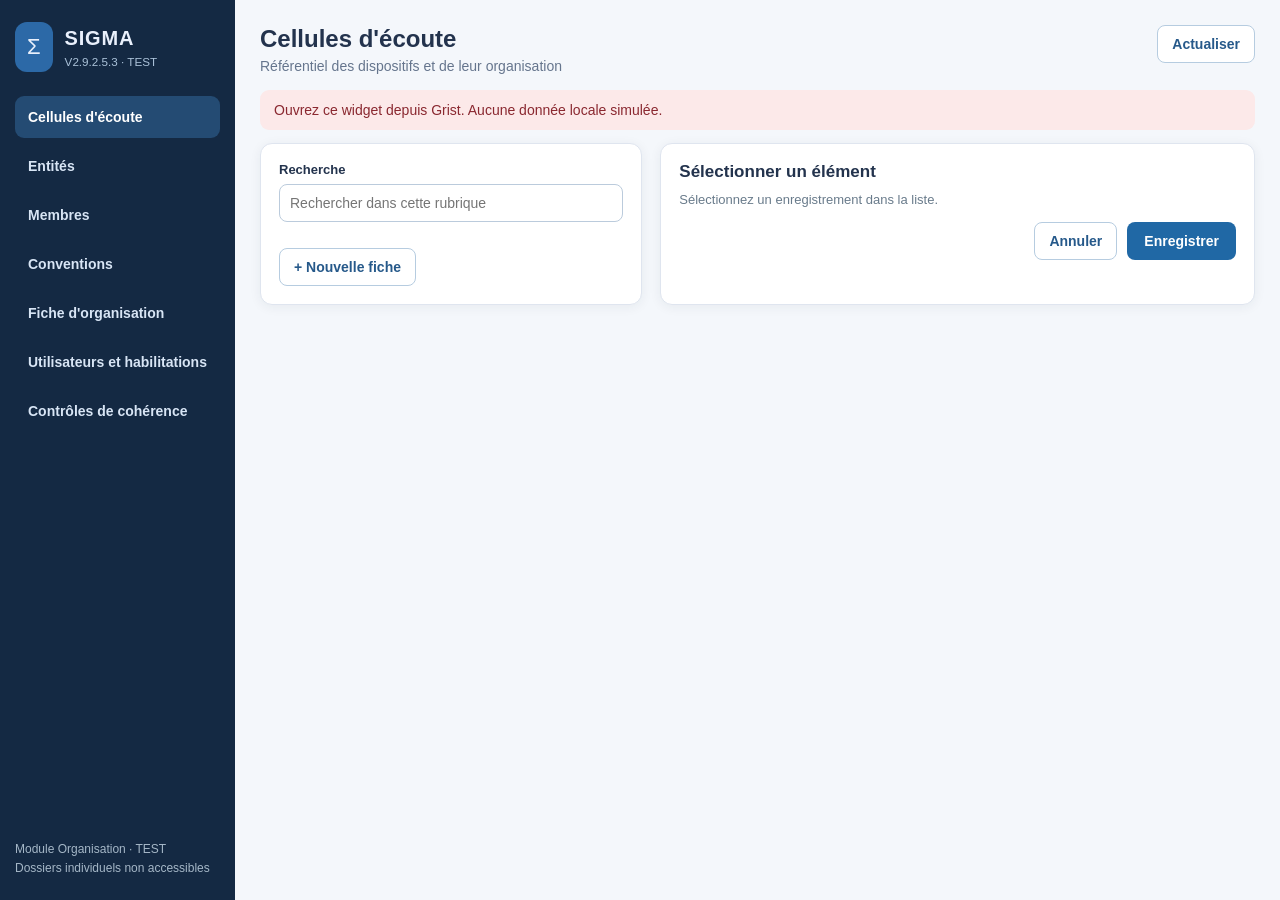
<file: index.html>
<!doctype html>
<html lang="fr"><head><meta charset="utf-8"><meta name="viewport" content="width=device-width,initial-scale=1"><title>SIGMA — Organisation des cellules</title><link rel="stylesheet" href="style.css?v=2.0.8"><script src="https://docs.getgrist.com/grist-plugin-api.js"></script><script defer src="config.js?v=2.0.8"></script><script defer src="core.js?v=2.0.8"></script><script defer src="access.js?v=2.0.8"></script><script defer src="moa-rules.js?v=2.0.8"></script><script defer src="rights-matrix.js?v=2.0.8"></script><script defer src="security-model.js?v=2.0.8"></script><script defer src="access-ui.js?v=2.0.8"></script><script defer src="app.js?v=2.0.8"></script></head>
<body><div class="shell"><aside class="sidebar"><div class="brand"><span class="symbol">Σ</span><div><strong>SIGMA</strong><small>V2.9.2.5.3 · TEST</small></div></div><nav aria-label="Rubriques"><button class="nav active" type="button" data-section="cellules">Cellules d'écoute</button><button class="nav" type="button" data-section="entites">Entités</button><button class="nav" type="button" data-section="membres">Membres</button><button class="nav" type="button" data-section="conventions">Conventions</button><button class="nav" type="button" data-section="fiche">Fiche d'organisation</button><button class="nav" type="button" data-section="habilitations">Utilisateurs et habilitations</button><button class="nav" type="button" data-section="controles">Contrôles de cohérence</button></nav><div class="foot">Module Organisation · TEST<br>Dossiers individuels non accessibles</div></aside><main><header><div><h1 id="title">Cellules d'écoute</h1><p id="subtitle">Référentiel des dispositifs et de leur organisation</p></div><button id="refresh" class="secondary" type="button">Actualiser</button></header><div id="alert" class="alert" role="status" aria-live="polite"></div><div id="status" class="status"></div><section id="access-panel" class="panel audit-panel" hidden><h2>Utilisateurs et habilitations — préparation</h2><p class="muted">Console préparatoire en lecture seule. Le formulaire de simulation ne modifie aucune table et ne crée aucun droit.</p><div id="access-summary" class="audit-summary"></div><div id="access-list" class="access-content"></div></section><section id="audit-panel" class="panel audit-panel" hidden><h2>Contrôles de cohérence des données accessibles</h2><p class="muted">Ces vérifications facilitent la préparation des données. Elles ne remplacent ni les règles ACL, ni des contrôles serveur, ni un audit de sécurité.</p><div id="audit-summary" class="audit-summary"></div><div id="audit-list" class="audit-list"></div></section><section class="layout" id="data-layout"><div class="panel"><div class="listhead"><label for="search">Recherche</label><input id="search" type="search" placeholder="Rechercher dans cette rubrique"></div><div id="list" class="records" aria-live="polite"></div><button class="secondary" id="new" type="button">+ Nouvelle fiche</button></div><div class="panel editor"><h2 id="formtitle">Sélectionner un élément</h2><p class="muted" id="formhelp">Sélectionnez un enregistrement dans la liste.</p><form id="editor" autocomplete="off"><div id="fields"></div><div class="actions"><button type="button" class="secondary" id="cancel">Annuler</button><button type="submit" id="save">Enregistrer</button></div></form></div></section></main></div></body></html>
</file>
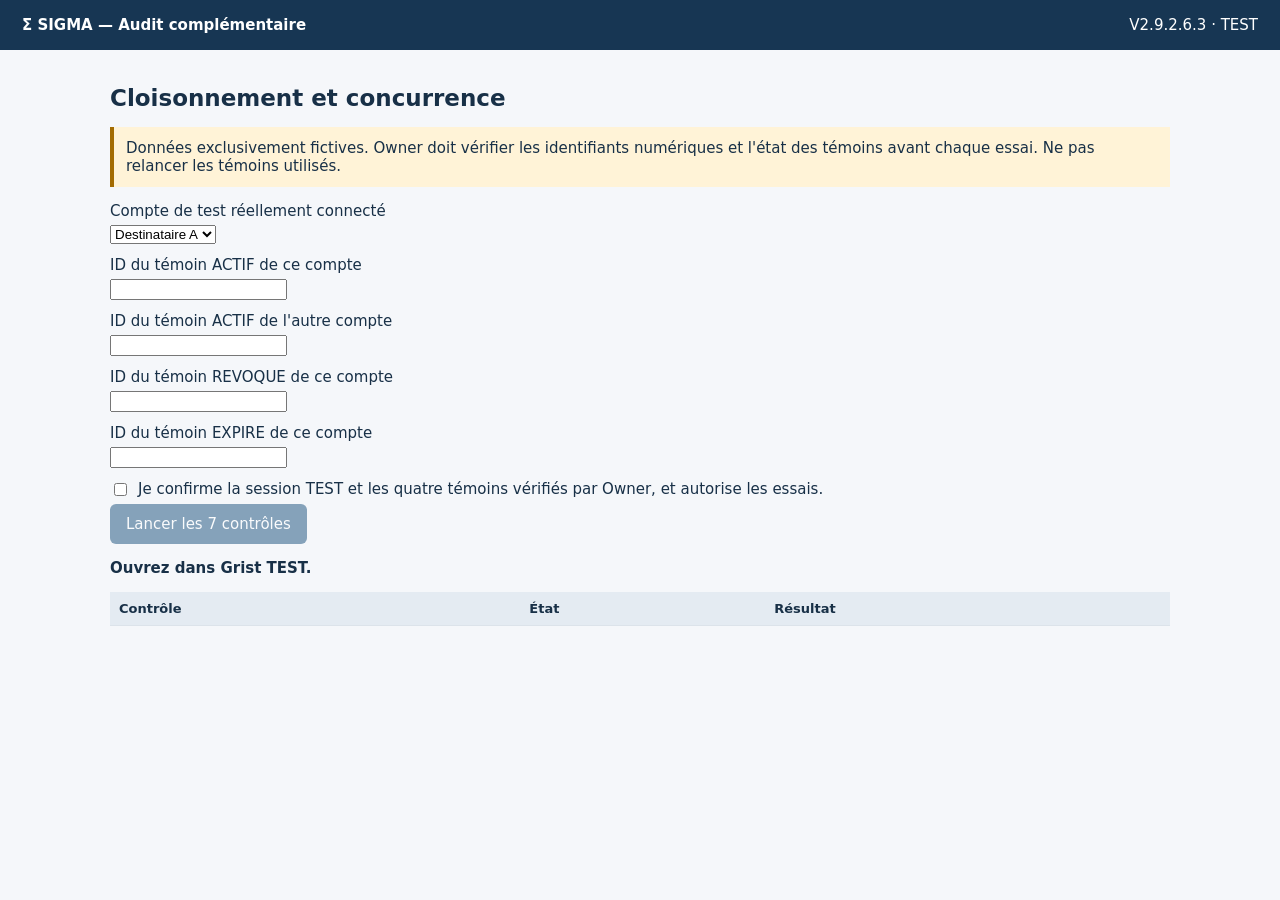
<file: audit-complementaire.html>
<!doctype html><html lang="fr"><head><meta charset="utf-8"><meta name="viewport" content="width=device-width,initial-scale=1"><title>SIGMA — Audit complémentaire</title><link rel="stylesheet" href="audit-securite.css?v=2.9.2.6.3"><script src="https://docs.getgrist.com/grist-plugin-api.js"></script><script defer src="audit-complementaire.js?v=2.9.2.6.3"></script></head><body><header><strong>Σ SIGMA — Audit complémentaire</strong><span>V2.9.2.6.3 · TEST</span></header><main><h1>Cloisonnement et concurrence</h1><p class="notice">Données exclusivement fictives. Owner doit vérifier les identifiants numériques et l'état des témoins avant chaque essai. Ne pas relancer les témoins utilisés.</p><label for="side">Compte de test réellement connecté</label><select id="side"><option value="A">Destinataire A</option><option value="B">Destinataire B</option></select><label for="own">ID du témoin ACTIF de ce compte</label><input id="own" type="number" min="1" step="1"><label for="other">ID du témoin ACTIF de l'autre compte</label><input id="other" type="number" min="1" step="1"><label for="revoked">ID du témoin REVOQUE de ce compte</label><input id="revoked" type="number" min="1" step="1"><label for="expired">ID du témoin EXPIRE de ce compte</label><input id="expired" type="number" min="1" step="1"><label class="check"><input id="confirm" type="checkbox"> Je confirme la session TEST et les quatre témoins vérifiés par Owner, et autorise les essais.</label><button id="run" disabled>Lancer les 7 contrôles</button><p id="status" role="status" aria-live="polite"></p><table><thead><tr><th>Contrôle</th><th>État</th><th>Résultat</th></tr></thead><tbody id="results"></tbody></table></main></body></html>
</file>
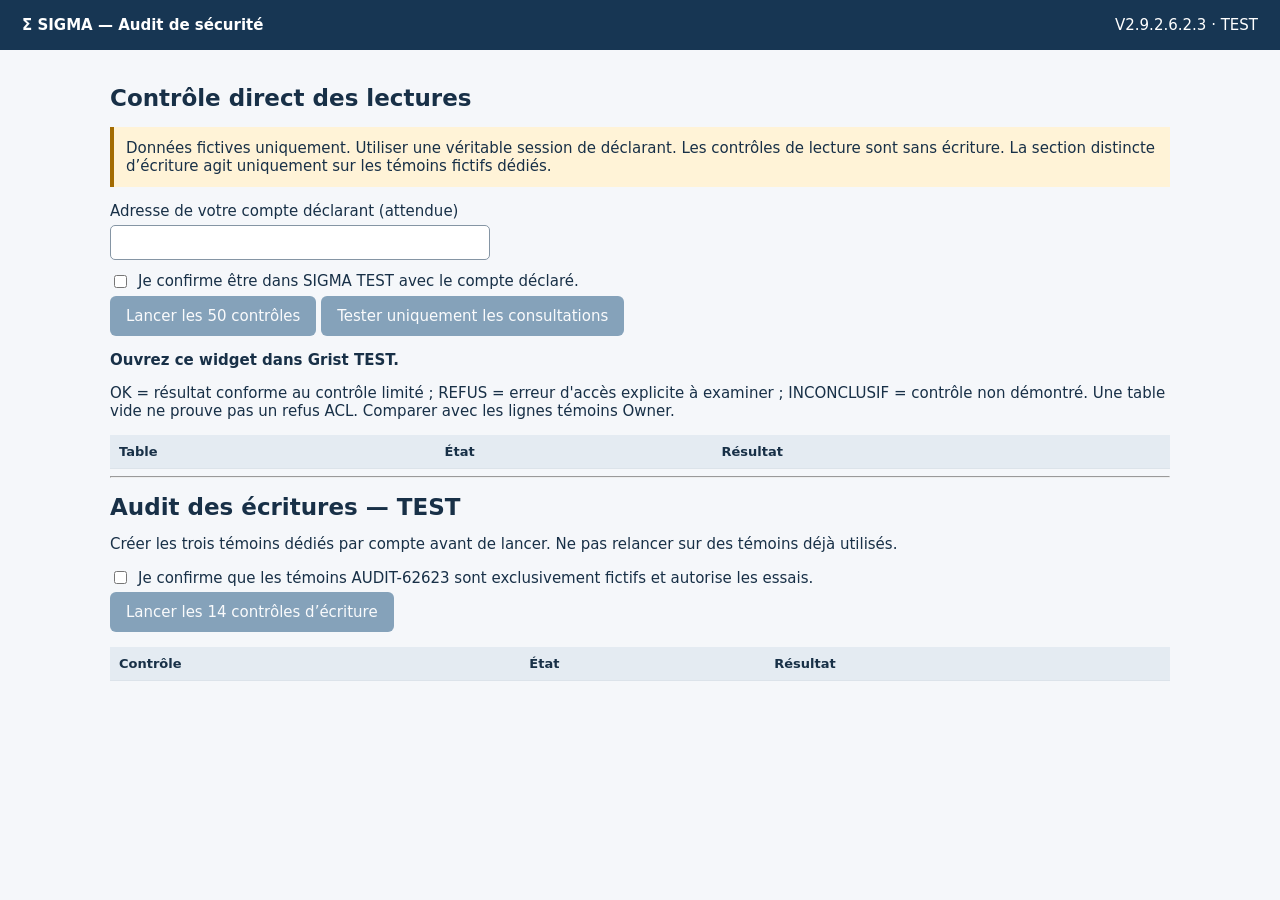
<file: audit-securite.html>
<!doctype html><html lang="fr"><head><meta charset="utf-8"><meta name="viewport" content="width=device-width,initial-scale=1"><title>SIGMA — Audit de sécurité</title><link rel="stylesheet" href="audit-securite.css?v=2.9.2.6.2.3"><script src="https://docs.getgrist.com/grist-plugin-api.js"></script><script defer src="audit-securite.js?v=2.9.2.6.2.3"></script><script defer src="audit-ecritures.js?v=2.9.2.6.2.3"></script></head><body><header><strong>Σ SIGMA — Audit de sécurité</strong><span>V2.9.2.6.2.3 · TEST</span></header><main><h1>Contrôle direct des lectures</h1><p class="notice">Données fictives uniquement. Utiliser une véritable session de déclarant. Les contrôles de lecture sont sans écriture. La section distincte d’écriture agit uniquement sur les témoins fictifs dédiés.</p><label for="identity">Adresse de votre compte déclarant (attendue)</label><input id="identity" type="email" autocomplete="off" spellcheck="false"><label class="check"><input id="confirm" type="checkbox"> Je confirme être dans SIGMA TEST avec le compte déclaré.</label><button id="run" disabled>Lancer les 50 contrôles</button> <button id="run-consult" disabled>Tester uniquement les consultations</button><p id="source-status" role="status"></p><p id="status" role="status" aria-live="polite">Prêt à vérifier les droits Grist.</p><p>OK = résultat conforme au contrôle limité ; REFUS = erreur d'accès explicite à examiner ; INCONCLUSIF = contrôle non démontré. Une table vide ne prouve pas un refus ACL. Comparer avec les lignes témoins Owner.</p><table><thead><tr><th>Table</th><th>État</th><th>Résultat</th></tr></thead><tbody id="results"></tbody></table><hr><h1>Audit des écritures — TEST</h1><p>Créer les trois témoins dédiés par compte avant de lancer. Ne pas relancer sur des témoins déjà utilisés.</p><label class="check"><input id="write-confirm" type="checkbox"> Je confirme que les témoins AUDIT-62623 sont exclusivement fictifs et autorise les essais.</label><button id="run-write" disabled>Lancer les 14 contrôles d’écriture</button><p id="write-status" role="status"></p><table><thead><tr><th>Contrôle</th><th>État</th><th>Résultat</th></tr></thead><tbody id="write-results"></tbody></table></main></body></html>
</file>
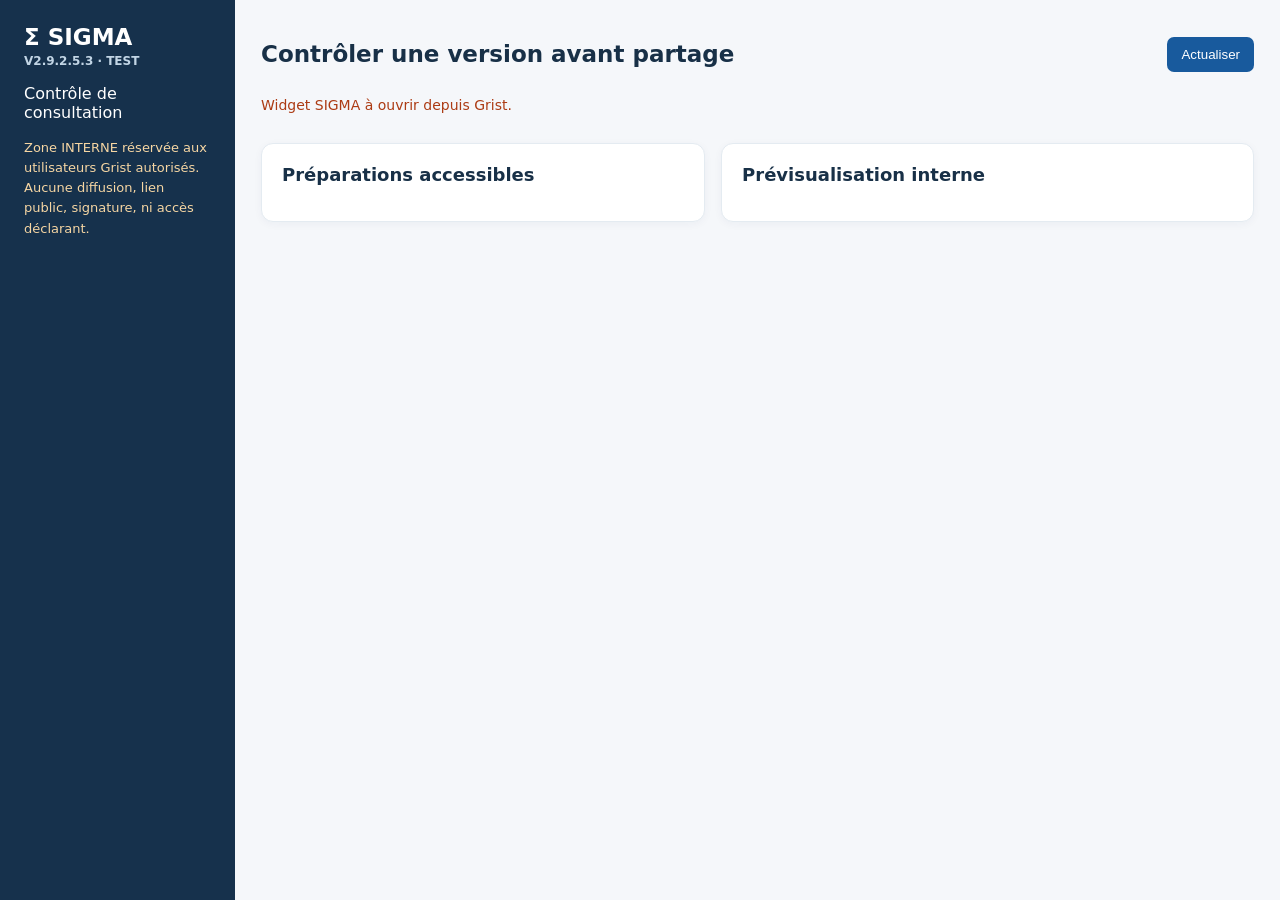
<file: consultation.html>
<!doctype html><html lang="fr"><head><meta charset="utf-8"><meta name="viewport" content="width=device-width,initial-scale=1"><title>SIGMA — Contrôle de consultation · TEST</title><link rel="stylesheet" href="consultation.css?v=2.4.2"><script src="https://docs.getgrist.com/grist-plugin-api.js"></script><script defer src="sigma-document-limites.js?v=2.8.2.5"></script><script defer src="consultation-config.js?v=2.4.2"></script><script defer src="consultation-core.js?v=2.4.2"></script><script defer src="consultation.js?v=2.8.2.3"></script><link rel="stylesheet" href="sigma-redaction.css?v=2.8.2.3"><script defer src="sigma-redaction.js?v=2.8.2.5"></script></head><body><aside><div class="brand">Σ SIGMA <small>V2.9.2.5.3 · TEST</small></div><p>Contrôle de consultation</p><p class="warning">Zone INTERNE réservée aux utilisateurs Grist autorisés. Aucune diffusion, lien public, signature, ni accès déclarant.</p></aside><main><header><h1>Contrôler une version avant partage</h1><button type="button" id="reload">Actualiser</button></header><p id="status" role="status" aria-live="polite"></p><div class="grid"><section class="panel"><h2>Préparations accessibles</h2><div id="entries"></div></section><section class="panel"><h2>Prévisualisation interne</h2><p id="preview-state" aria-live="polite"></p><div id="preview-wrap" hidden><h3 id="preview-title"></h3><p class="muted" id="preview-meta"></p><p class="destination" id="preview-dest"></p><div class="document" id="preview-content"></div><p class="muted">Cette présentation ne constitue pas une transmission ni une preuve de lecture ou de signature.</p></div></section></div></main></body></html>
</file>
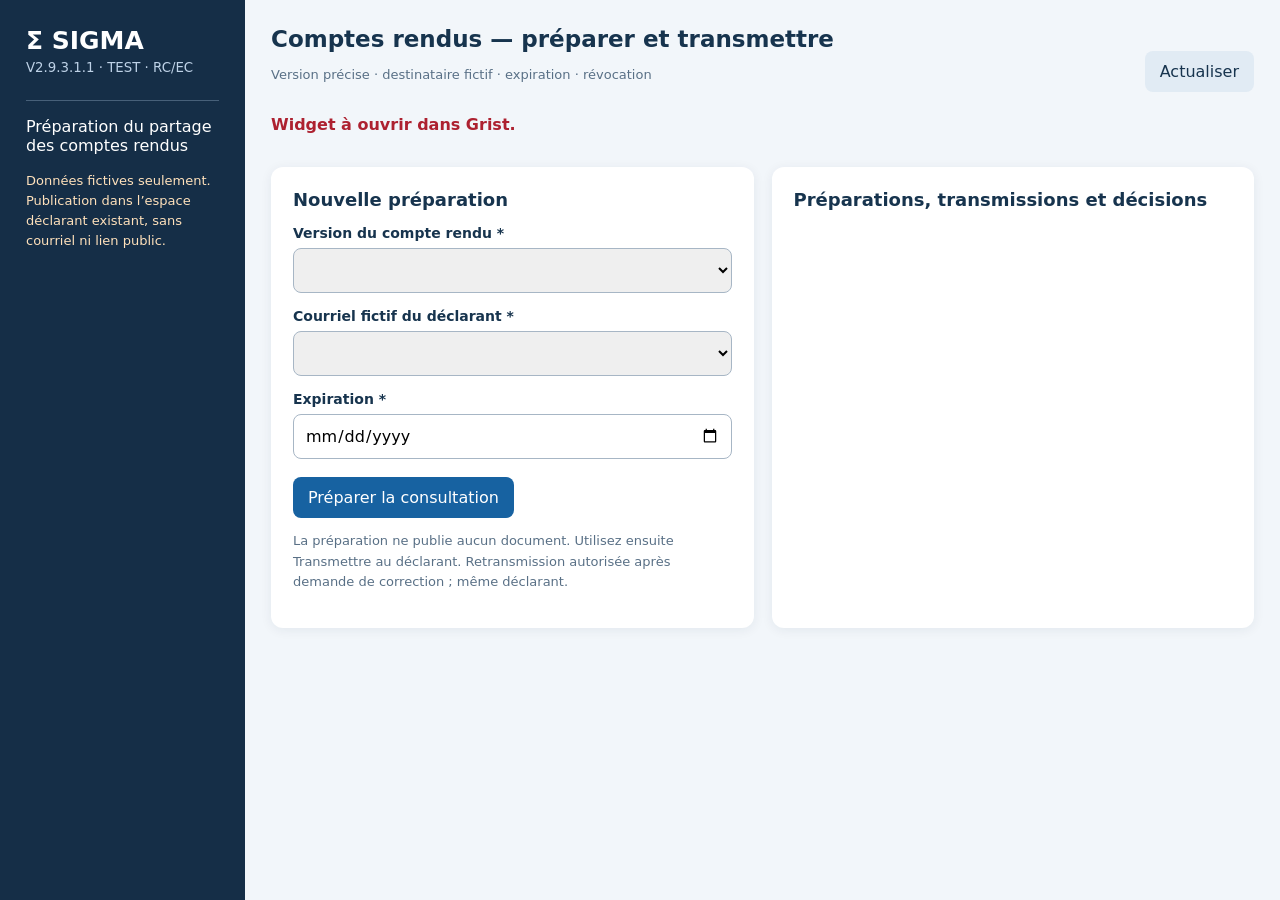
<file: cr-partages.html>
<!doctype html><html lang="fr"><head><meta charset="utf-8"><meta name="viewport" content="width=device-width,initial-scale=1"><title>SIGMA — Comptes rendus à partager · TEST</title><link rel="stylesheet" href="cr-partages.css?v=2.5.1.3"><script src="https://docs.getgrist.com/grist-plugin-api.js"></script><script defer src="cr-partages-config.js?v=2.9.2.7.1"></script><script defer src="cr-partages-core.js?v=2.5.1.3"></script><script defer src="cr-publication-core.js?v=2.9.3.1"></script><script defer src="cr-decision-core.js?v=2.9.2.8"></script><script defer src="cr-destinataires.js?v=2.9.3.1.1"></script><script defer src="cr-partages.js?v=2.9.3.1.1"></script></head><body><aside><strong>Σ SIGMA</strong><small>V2.9.3.1.1 · TEST · RC/EC</small><nav><p>Préparation du partage des comptes rendus</p></nav><p class="warn">Données fictives seulement. Publication dans l’espace déclarant existant, sans courriel ni lien public.</p></aside><main><header><div><h1>Comptes rendus — préparer et transmettre</h1><p class="sub">Version précise · destinataire fictif · expiration · révocation</p></div><button id="reload" type="button" class="light">Actualiser</button></header><p id="status" role="status" aria-live="polite"></p><div class="grid"><section class="panel"><h2>Nouvelle préparation</h2><form id="form"><label for="cr">Version du compte rendu *</label><select id="cr" required></select><label for="dest">Courriel fictif du déclarant *</label><select id="dest" required></select><p id="dest-hint" class="sub" role="status"></p><label for="expiry">Expiration *</label><input id="expiry" type="date" required><button id="save" type="submit">Préparer la consultation</button></form><p class="sub">La préparation ne publie aucun document. Utilisez ensuite Transmettre au déclarant. Retransmission autorisée après demande de correction ; même déclarant.</p></section><section class="panel"><h2>Préparations, transmissions et décisions</h2><div id="history"></div></section></div></main></body></html>
</file>
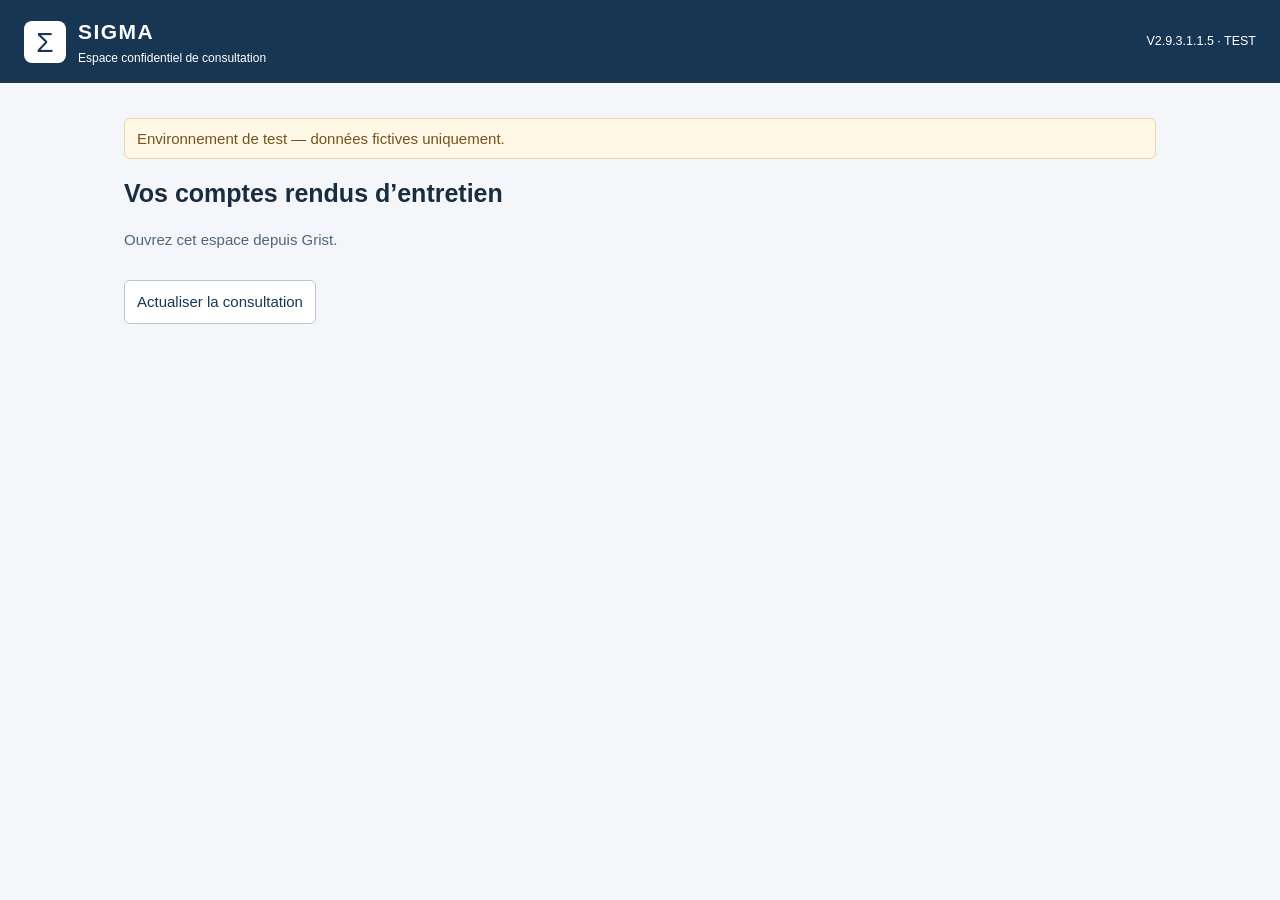
<file: declarant.html>
<!doctype html><html lang="fr"><head><meta charset="utf-8"><meta name="viewport" content="width=device-width,initial-scale=1"><title>SIGMA — Consultation confidentielle</title><link rel="stylesheet" href="sigma-redaction.css?v=2.8.2.3"><link rel="stylesheet" href="declarant.css?v=2.9.2.5.3"><script src="https://docs.getgrist.com/grist-plugin-api.js"></script><script defer src="sigma-redaction.js?v=2.8.2.5"></script><script defer src="declarant.js?v=2.9.3.1.1.5"></script></head><body><header><div class="brand"><span class="logo" aria-hidden="true">Σ</span><div><strong>SIGMA</strong><small>Espace confidentiel de consultation</small></div></div><small>V2.9.3.1.1.5 · TEST</small></header><main><p class="notice">Environnement de test — données fictives uniquement.</p><h1>Vos comptes rendus d’entretien</h1><p id="status" role="status" aria-live="polite">Chargement des documents autorisés…</p><section id="selection" hidden><label for="document-select">Document à consulter</label><select id="document-select"></select></section><section id="preview" hidden><div class="meta"><div><h2 id="doc-title"></h2><p id="doc-meta"></p></div><button id="close-document" type="button">Fermer le document</button></div><div class="workspace"><article id="doc-body" class="sigma-document" aria-label="Contenu du compte rendu"></article></div><section id="decision-panel" class="decision-panel" aria-labelledby="decision-title"><h2 id="decision-title">Votre décision</h2><p id="decision-status" role="status" aria-live="polite"></p><form id="decision-form" hidden><p><span id="decision-explanation">Vous pouvez répondre à cette version.</span></p><label class="consent"><input id="consent" type="checkbox"> <span id="consent-text">Je confirme avoir pris connaissance de cette version du compte rendu.</span></label><label for="correction">Observations (obligatoires pour une demande de correction)</label><textarea id="correction" rows="5" maxlength="4000" placeholder="Indiquez les éléments à corriger…"></textarea><div class="decision-actions"><button id="validate" type="button">Valider le compte rendu</button><button id="request-correction" type="button">Demander une correction</button></div></form></section></section><button id="refresh" type="button">Actualiser la consultation</button></main></body></html>
</file>
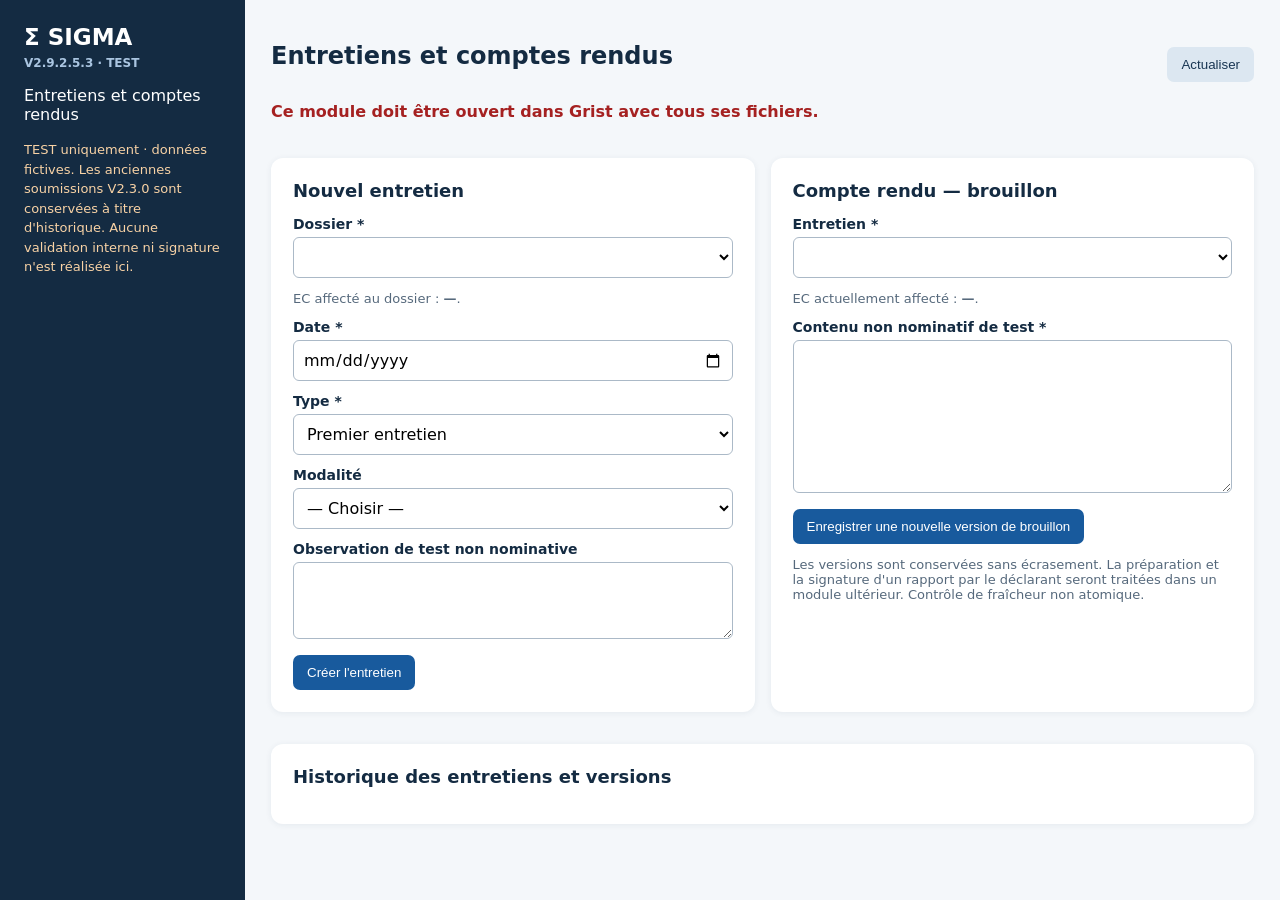
<file: entretiens.html>
<!doctype html><html lang="fr"><head><meta charset="utf-8"><meta name="viewport" content="width=device-width,initial-scale=1"><title>SIGMA — Entretiens et comptes rendus (TEST)</title><link rel="stylesheet" href="entretiens.css?v=2.3.1"><script src="https://docs.getgrist.com/grist-plugin-api.js"></script><script defer src="sigma-document-limites.js?v=2.8.2.5"></script><script defer src="entretiens-config.js?v=2.3.1"></script><script defer src="entretiens-core.js?v=2.8.2.5"></script><script defer src="entretiens-soumissions.js?v=2.3.1"></script><script defer src="entretiens.js?v=2.8.2.9"></script><link rel="stylesheet" href="sigma-redaction.css?v=2.8.2.3"><script defer src="sigma-redaction.js?v=2.8.2.5"></script><script defer src="sigma-export-word.js?v=2.8.2.9"></script><script defer src="sigma-export-pdf.js?v=2.8.2.9"></script></head><body><aside><div class="brand">Σ SIGMA <small>V2.9.2.5.3 · TEST</small></div><p>Entretiens et comptes rendus</p><p class="warning">TEST uniquement · données fictives. Les anciennes soumissions V2.3.0 sont conservées à titre d'historique. Aucune validation interne ni signature n'est réalisée ici.</p></aside><main><header><h1>Entretiens et comptes rendus</h1><button id="reload" type="button" class="secondary">Actualiser</button></header><p id="status" role="status" aria-live="polite"></p><div class="layout"><section class="panel"><h2>Nouvel entretien</h2><form id="entretien-form"><label for="e-dossier">Dossier *</label><select id="e-dossier" required></select><p class="hint">EC affecté au dossier : <strong id="e-ec-info">—</strong>.</p><label for="e-date">Date *</label><input id="e-date" type="date" required><label for="e-type">Type *</label><select id="e-type"><option>Premier entretien</option><option>Entretien de suivi</option><option>Autre</option></select><label for="e-modalite">Modalité</label><select id="e-modalite"><option value="">— Choisir —</option><option>Présentiel</option><option>Téléphone</option><option>Visioconférence</option><option>Autre</option></select><label for="e-observation">Observation de test non nominative</label><textarea id="e-observation" maxlength="1000" rows="3"></textarea><button type="submit" id="e-save">Créer l'entretien</button></form></section><section class="panel"><h2>Compte rendu — brouillon</h2><form id="cr-form"><label for="cr-entretien">Entretien *</label><select id="cr-entretien" required></select><p class="hint">EC actuellement affecté : <strong id="cr-auteur-info">—</strong>.</p><label for="cr-texte">Contenu non nominatif de test *</label><textarea id="cr-texte" rows="7" maxlength="100000" required></textarea><button type="submit" id="cr-save">Enregistrer une nouvelle version de brouillon</button></form><p class="hint">Les versions sont conservées sans écrasement. La préparation et la signature d'un rapport par le déclarant seront traitées dans un module ultérieur. Contrôle de fraîcheur non atomique.</p></section></div><section class="panel"><h2>Historique des entretiens et versions</h2><div id="history"></div><div id="cr-detail" class="cr-detail" hidden><h3 id="cr-detail-title"></h3><div id="cr-detail-text" class="cr-detail-text"></div><p id="cr-submit-status" class="submission-status"></p><div id="cr-submission-log"></div></div></section></main></body></html>
</file>
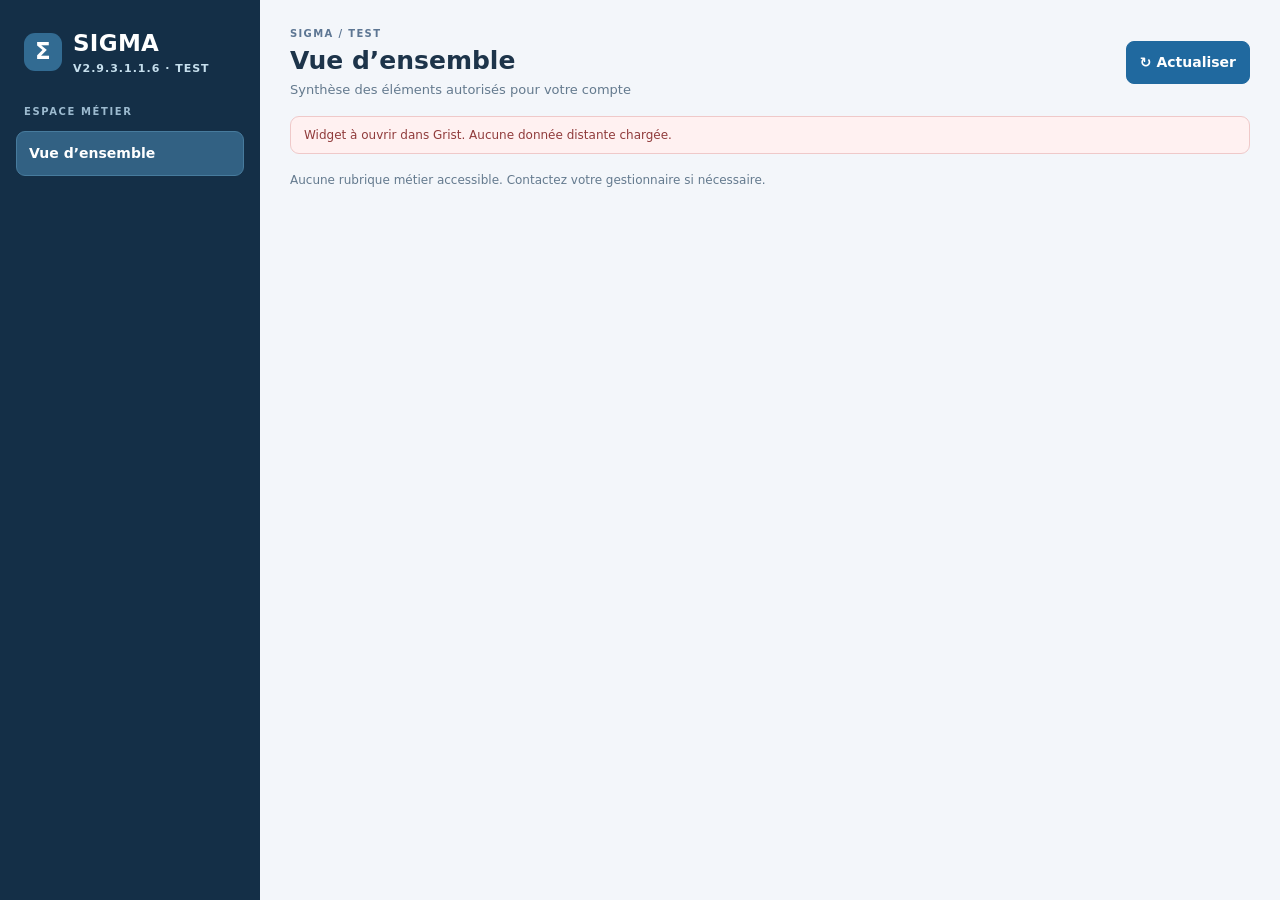
<file: espace-metier.html>
<!doctype html>
<html lang="fr"><head><meta charset="utf-8"><meta name="viewport" content="width=device-width,initial-scale=1"><title>SIGMA — Espace métier RC / EC · TEST</title>
<link rel="stylesheet" href="espace-metier.css?v=2.9.3.1.1.6">
<script src="https://docs.getgrist.com/grist-plugin-api.js"></script><script defer src="sigma-document-limites.js?v=2.8.2.5"></script>
<script defer src="espace-metier-config.js?v=2.7.2"></script>
<script defer src="espace-metier-core.js?v=2.8.0.7"></script>
<script defer src="entretiens-core.js?v=2.8.2.5"></script>
<script defer src="signalements-affectations.js?v=2.1.2"></script>
<script defer src="sigma-cellules-suppression.js?v=2.7.2"></script>
<script defer src="rapports-core.js?v=2.8.2.5"></script>
<script defer src="rapports-config.js?v=2.4.0"></script>
<script defer src="espace-metier-recherche.js?v=2.8.0.10.3"></script>
<script defer src="sigma-brouillons.js?v=2.8.2.5"></script><script defer src="cr-decision-core.js?v=2.9.2.8"></script><script defer src="cr-publication-core.js?v=2.9.3.1"></script><script defer src="cr-partages-core.js?v=2.5.1.3"></script><script defer src="cr-correction-core.js?v=2.9.3.1"></script><script defer src="cr-retransmission-ui.js?v=2.9.3.1"></script><script defer src="cr-destinataires.js?v=2.9.3.1.1.4"></script><script defer src="cr-tasks-core.js?v=2.9.3.1.1.1"></script><script defer src="cr-renouvellements.js?v=2.9.3.1.1.6"></script><script defer src="dossier-cloture.js?v=2.9.3.1.1.6"></script><script defer src="espace-metier.js?v=2.9.3.1.1.6"></script><link rel="stylesheet" href="sigma-redaction.css?v=2.8.2.3"><script defer src="sigma-redaction.js?v=2.8.2.5"></script><script defer src="sigma-export-word.js?v=2.8.2.9"></script><script defer src="sigma-export-pdf.js?v=2.8.2.9"></script></head>
<body><div class="app"><aside class="sidebar"><div class="brand"><span class="brand-mark">Σ</span><span>SIGMA<small>V2.9.3.1.1.6 · TEST</small></span></div><p class="side-caption">ESPACE MÉTIER</p>
<nav id="nav" aria-label="Navigation principale">
<button type="button" class="navitem active" data-tab="accueil" aria-current="page">Vue d’ensemble</button>
<details class="nav-group" open hidden><summary>Signalements et dossiers</summary><div class="nav-group-items"><button type="button" class="navitem" data-tab="nouveau" hidden disabled>Nouveau signalement</button><button type="button" class="navitem" data-tab="dossiers" hidden disabled>Dossiers</button></div></details>
<details class="nav-group" open hidden><summary>Organisation du travail</summary><div class="nav-group-items"><button type="button" class="navitem" data-tab="agenda" hidden disabled>Mon agenda</button><button type="button" class="navitem" data-tab="taches" hidden disabled>Mes tâches</button></div></details>
<details class="nav-group" hidden><summary>Accès directs aux documents</summary><div class="nav-group-items"><button type="button" class="navitem" data-tab="entretiens" hidden disabled>Entretiens</button><button type="button" class="navitem" data-tab="cr" hidden disabled>Comptes rendus</button><button type="button" class="navitem" data-tab="rapports" hidden disabled>Rapports</button></div></details>
<details class="nav-group" hidden><summary>Administration de la cellule</summary><div class="nav-group-items"><button type="button" class="navitem" hidden data-tab="rc">Supervision RC</button><button type="button" class="navitem" data-tab="organisation" hidden>Fiche d’organisation</button><button type="button" class="navitem" data-tab="composition" hidden>Composition de ma cellule</button><button type="button" class="navitem" hidden data-tab="gestion-ec">Gestion des écoutants</button></div></details>
<details class="nav-group" hidden><summary>Administration centrale</summary><div class="nav-group-items"><button type="button" class="navitem" data-tab="administration" hidden disabled aria-hidden="true">Administration centrale</button></div></details>
</nav>
</aside>
<main class="main"><header class="topbar"><div><p class="eyebrow">SIGMA / TEST</p><h1 id="page-title">Vue d’ensemble</h1><p id="page-subtitle" class="muted">Synthèse des éléments autorisés pour votre compte</p></div><button type="button" id="reload" class="btn refresh">↻ Actualiser</button></header>
<div id="status" class="status" role="status" aria-live="polite">Chargement en cours…</div>
<section id="tab-accueil" class="tab" aria-label="Vue d’ensemble"><p id="home-profile-message" class="hint" hidden></p><div id="home-dossier-content" hidden><div class="metrics" id="metrics"></div><section class="panel sigma-task-home"><div class="panel-head"><h2>Mes actions et mon suivi</h2><button type="button" class="text-action" data-goto="taches">Voir mes tâches</button></div><div id="home-task-groups"></div></section><div class="twocol"><section class="panel"><div class="panel-head"><h2>Dossiers récents</h2><button type="button" class="text-action" data-goto="dossiers">Voir les dossiers</button></div><div id="recent-dossiers"></div></section><section class="panel"><h2>Avancement des dossiers accessibles</h2><div id="status-stats"></div><p class="hint">Dossiers accessibles selon votre périmètre.</p></section></div><section class="panel"><div class="panel-head"><h2>Mes prochains rendez-vous</h2><button type="button" class="text-action" data-goto="agenda">Ouvrir mon agenda</button></div><div id="upcoming-rdv" class="record-list"></div></section></div></section>
<section id="tab-taches" class="tab" hidden aria-label="Mes tâches"><section class="panel"><div class="task-filters"><label>Rechercher<input id="task-search" type="search" placeholder="Signalement, entretien, version…" autocomplete="off"></label><label>Statut<select id="task-filter"><option value="all">Tous</option><option value="correction">À corriger</option><option value="send">À transmettre</option><option value="pending">En attente de signature</option><option value="expiring">Accès expirant dans les 7 jours</option><option value="expired">Accès expirés ou suspendus sans décision</option><option value="signed">Signés (TEST)</option></select></label><label>Par page<select id="task-size"><option>10</option><option>25</option><option>50</option></select></label></div><p id="task-count" class="hint" role="status"></p><div id="task-list"></div><div class="task-pager"><button type="button" id="task-prev" class="btn btn-light">Précédent</button><span id="task-page"></span><button type="button" id="task-next" class="btn btn-light">Suivant</button></div></section></section><section id="tab-organisation" class="tab" hidden aria-label="Fiche d’organisation"><section class="panel"><h2>Fiche annuelle d’organisation</h2><div class="sigma-form"><label class="field">Cellule<select id="org-cell"></select></label><label class="field">Exercice<input id="org-year" type="number" min="1900" step="1"></label></div><p id="org-message" role="status" class="hint"></p><button type="button" id="org-copy" class="btn btn-light" hidden>Reprendre l’année précédente</button><form id="org-form" hidden><div id="org-fields"></div><p id="org-feedback" class="org-feedback" role="status" aria-live="polite" tabindex="-1" hidden></p><button type="submit" id="org-save" class="btn btn-primary">Enregistrer la fiche</button></form></section><section class="panel"><h2>Composition — calcul indicatif</h2><div id="org-summary"></div></section><section class="panel"><h2>Historique des interventions</h2><div id="org-history" class="record-list"></div></section></section><section id="tab-composition" class="tab" hidden aria-label="Composition des cellules">
<section class="panel"><h2>Composition de la cellule d’écoute</h2><p class="hint">Répertoire métier indépendant des habilitations SIGMA. Données fictives uniquement en TEST.</p><label class="field">Cellule <select id="composition-cell"></select></label><p id="composition-mode" class="hint"></p><div id="composition-metrics" class="metrics"></div><button type="button" class="btn" id="composition-new" hidden>+ Ajouter un membre</button><label class="field">Rechercher <input id="composition-search" type="search" placeholder="Nom, prénom, fonction, rôle"></label><div id="composition-list" class="record-list"></div></section>
<section class="panel" id="composition-editor" hidden><h2 id="composition-title"></h2><form id="composition-form" class="sigma-form" autocomplete="off"><div id="composition-fields" class="sigma-form wide"></div><div class="form-actions wide"><button type="submit" id="composition-save" class="btn btn-primary">Enregistrer</button><button type="button" id="composition-cancel" class="btn btn-light">Annuler</button></div></form></section><p id="composition-message" class="hint" role="status"></p><section class="panel" id="composition-history-panel" hidden><h2>Historique des corrections</h2><div id="composition-history" class="record-list"></div></section></section>
<section id="tab-nouveau" class="tab" hidden aria-label="Création d’un signalement">
<section class="panel"><h2>Créer un dossier de signalement</h2><p class="inline-note">Le référent connecté (RC ou EC) doit être désigné automatiquement par une formule déclenchée <strong>user.Email</strong> sur la colonne EC_Email de Grist. Aucun courriel du référent n'est saisi ni transmis par le widget. Réservé aux données fictives TEST.</p>
<form id="new-dossier-form" class="sigma-form" autocomplete="off">
<label class="field" id="new-cellule-wrap">Cellule d’écoute habilitée <select id="new-cellule" required></select><small id="new-cellule-info" class="hint"></small></label>
<label class="field">Date de saisine <input id="new-date" type="date" required></label>
<label class="field">Heure de saisine <input id="new-heure" type="time" required></label>
<label class="field">Canal de contact <select id="new-canal" required><option value="">— Choisir —</option><option>Courriel</option><option>Téléphone</option><option>Présentiel</option><option>Courrier</option><option>Formulaire</option><option>Autre</option></select></label>
<label class="field">Auteur du premier contact <select id="new-auteur" required><option value="">— Choisir —</option><option>Victime</option><option>Témoin</option><option>Autre</option></select></label>
<label class="field">Objet initial <select id="new-objet" required><option value="">— Choisir —</option><option>Signalement</option><option>Demande d’écoute</option><option>Demande d’information</option><option>Demande d’orientation</option><option>Autre</option></select></label>
<fieldset class="motif-fieldset wide"><legend>Catégories de faits signalés — plusieurs choix possibles *</legend><p class="hint">Une ligne de fait sera créée pour chaque catégorie cochée, sans doublon de dossier. Il s’agit de faits rapportés, non de qualifications établies.</p>
<div id="new-faits" class="check-grid"></div></fieldset>
<fieldset id="new-discrimination-box" class="motif-fieldset wide" hidden><legend>Critères de discrimination rapportés — plusieurs choix possibles *</legend><div id="new-discriminations" class="check-grid"></div></fieldset>
<label class="field wide">Précision factuelle non nominative (facultatif) <textarea id="new-faits-commentaire" rows="3" maxlength="500" placeholder="Éléments factuels synthétiques, sans nom, adresse ou récit sensible."></textarea><small class="hint">Ne saisissez aucune identité dans ce champ. Utilisez le bloc Personnes concernées.</small></label>
<details id="new-person-block" class="wide new-person-block"><summary>Personnes concernées (facultatif)</summary><p class="hint">Ajoutez les personnes déjà connues. Les noms et coordonnées sont facultatifs ; ces informations ne lèvent pas automatiquement l’anonymat.</p><div id="new-person-list"></div><button type="button" id="new-person-add" class="btn btn-light">+ Ajouter une personne</button></details><div class="form-actions wide"><button class="btn btn-primary" id="new-save" type="submit">Créer le signalement</button></div></form><p class="hint" id="new-message" role="status"></p>
</section></section>
<section id="tab-agenda" class="tab" hidden aria-label="Mon agenda"><section class="panel"><div class="panel-head"><div><h2>Agenda des dossiers accessibles</h2><p class="hint">Seuls les rendez-vous autorisés par les ACL Grist sont chargés ; aucun événement Outlook n'est synchronisé.</p></div></div>
<div class="agenda-toolbar"><button type="button" id="agenda-prev" class="btn btn-light">←</button><input id="agenda-date" type="date" aria-label="Date de référence"><button type="button" id="agenda-next" class="btn btn-light">→</button><select id="agenda-mode" aria-label="Vue agenda"><option value="jour">Jour</option><option value="semaine" selected>Semaine</option><option value="mois">Mois</option></select><button type="button" id="agenda-today" class="btn btn-light">Aujourd'hui</button></div><p id="agenda-period" class="hint"></p><div id="agenda-list" class="record-list"></div></section>
<div id="agenda-rdv-editor"><section class="panel" id="rdv-editor-panel"><h2 id="rdv-form-title">Nouveau rendez-vous</h2><p class="hint">Aucun nom, récit sensible, adresse personnelle ou donnée réelle dans les champs libres pendant les tests.</p><form id="rdv-form" class="sigma-form" autocomplete="off"><label class="field">Dossier <select id="rdv-dossier" required></select></label><label class="field">Début (heure de Paris) <input id="rdv-debut" type="datetime-local" required></label><label class="field">Fin (heure de Paris) <input id="rdv-fin" type="datetime-local" required></label><label class="field">Modalité <select id="rdv-modalite" required><option>Présentiel</option><option>Téléphone</option><option>Visioconférence</option><option>Autre</option></select></label><label class="field">Statut <select id="rdv-statut" required><option>Prévu</option><option>Confirmé</option><option>Reporté</option><option>Annulé</option><option>Terminé</option></select></label><label class="field">Lieu non nominatif (facultatif) <input id="rdv-lieu" maxlength="120" placeholder="Salle ou téléphone"></label><label class="field wide">Observation non nominative (facultatif) <textarea id="rdv-note" maxlength="500" rows="2"></textarea></label><div class="form-actions"><button type="submit" class="btn btn-primary" id="rdv-save">Enregistrer le rendez-vous</button><button type="button" id="rdv-reset" class="btn btn-light">Réinitialiser</button></div></form><p id="rdv-message" class="hint" role="status"></p></section></div></section>
<section id="tab-rc" class="tab" hidden aria-label="Supervision du responsable de cellule">
<section class="panel rc-intro"><div class="panel-head"><div><h2>Tableau de bord de ma cellule</h2><p class="hint">Synthèse non nominative publiée par une personne habilitée. Les chiffres ne sont pas calculés dans le navigateur à partir des dossiers.</p></div><span class="counter">LECTURE SEULE · TEST</span></div>
<p class="inline-note">Cette vue RC n’ouvre aucun accès aux récits, comptes rendus ou dossiers individuels. La visibilité de chaque synthèse est contrôlée dans Grist, notamment par l’adresse professionnelle RC autorisée.</p>
<div id="rc-feedback" class="rc-feedback" role="status" aria-live="polite"></div><div id="rc-syntheses" class="rc-syntheses"></div>
</section>
<section class="panel"><h2>Mes missions de responsable de cellule</h2><div class="rc-actions"><div><strong>Suivre la charge de la cellule</strong><p class="hint">Avancement et volumes non nominatifs, selon la dernière synthèse validée.</p></div><div><strong>Organiser les affectations</strong><p class="hint">Les modifications restent dans le module de dossiers et selon les droits Grist existants. L’écriture RC n’est pas encore ouverte.</p><div id="rc-assignment-link"></div></div><div><strong>Gérer les habilitations</strong><p class="hint">Gérer les écoutants de ses cellules dans l’onglet dédié.</p><button type="button" class="text-action" data-goto="gestion-ec">Ouvrir la gestion des écoutants</button><div id="rc-organisation-link"></div></div></div></section>
<section class="panel" id="rc-affectations-panel"><div class="panel-head"><div><h2>Proposer une affectation</h2><p class="hint">Demande de traitement interne, sans accès au dossier confidentiel. La demande ne change pas l’écoutant affecté tant qu’Owner ne l’a pas appliquée.</p></div><span class="counter">TEST · DEMANDE</span></div>
<div class="inline-note">Le responsable ne peut choisir que les combinaisons dossier / écoutant préparées et autorisées dans Grist. L’appartenance de l’EC à la cellule doit être vérifiée par Owner. Une demande ne vaut pas une affectation.</div>
<form id="rc-affectation-form" class="rc-request-form" autocomplete="off"><label class="field">Dossier et écoutant proposés<select id="rc-cible" required><option value="">— Choisir une affectation autorisée —</option></select></label><label class="field">Motif de la demande<textarea id="rc-motif" required minlength="8" maxlength="500" rows="3" placeholder="Pourquoi affecter ce dossier à cet écoutant ? (8 à 500 caractères)"></textarea></label><button type="submit" id="rc-affectation-save" class="btn btn-primary">Transmettre la demande</button></form>
<p class="hint" id="rc-affectation-message" role="status" aria-live="polite"></p><h3>Historique des demandes accessibles</h3><div id="rc-demandes" class="record-list"></div></section>
<section class="panel"><h2>Précautions avant le pilote</h2><p class="hint">L’inscription d’un courriel dans la synthèse RC doit être effectuée par Owner après vérification de son habilitation et de sa cellule. Cette version ne remplace ni le contrôle de rôle RC ni la séparation multi-académies prévue pour décembre.</p></section>
</section>
<section id="tab-administration" class="tab" hidden aria-label="Administration centrale : responsables de cellule">
<section class="panel"><h2>Déléguer la responsabilité des cellules</h2><p class="inline-note">Étape 1 — L’administration centrale habilite un ou plusieurs RC pour une cellule. Étape 2 — Le RC habilite les écoutants dans sa propre cellule. <strong>Ce formulaire ne crée pas de compte Grist et ne donne jamais accès au contenu d’un dossier.</strong> La table SIGMA_V2_RC_HABILITATIONS_TEST est accessible en écriture uniquement aux administrateurs centraux autorisés par les ACL.</p></section>
<section class="panel" id="central-admins-panel" hidden><div class="panel-head"><div><h2>Administration technique — habiliter les administrateurs centraux</h2><p class="hint">Réservé au propriétaire technique du document. Les collègues habilités ici n'obtiennent pas le statut Owner : ils gèrent uniquement les cellules et les responsables selon les ACL.</p></div><span class="counter">OWNER TECHNIQUE</span></div>
<form id="central-admin-form" class="sigma-form" autocomplete="off"><input type="hidden" id="central-admin-edit-id" value=""><label class="field">Adresse professionnelle du collègue <input type="email" id="central-admin-email" maxlength="200" required></label><label class="field wide">Motif de l’habilitation <textarea id="central-admin-motif" rows="2" minlength="8" maxlength="500" required></textarea></label><button class="btn btn-primary" type="submit" id="central-admin-save">Habiliter l’administrateur central</button><button type="button" class="btn btn-light" id="central-admin-cancel" hidden>Annuler la modification</button></form><p id="central-admins-message" class="hint" role="status"></p><div id="central-admins-list" class="record-list"></div></section>
<section class="panel" id="central-entites-panel" hidden><h2>Référentiel des entités</h2><p class="hint">Une entité peut regrouper plusieurs cellules. Le code reste immuable. La désactivation est réservée aux entités sans cellule rattachée.</p><form id="central-entite-form" class="sigma-form" novalidate autocomplete="off"><input type="hidden" id="central-entite-id"><label class="field">Code *<input id="central-entite-code" maxlength="40"></label><label class="field">Nom *<input id="central-entite-nom" maxlength="150"></label><label class="field">Type d’entité *<select id="central-entite-type"></select></label><label class="field">Ministère *<select id="central-entite-ministere"></select></label><label class="field wide">Territoire<input id="central-entite-territoire" maxlength="150"></label><div class="form-actions wide"><button class="btn" type="submit" id="central-entite-save">Créer l’entité</button><button class="btn btn-light" type="button" id="central-entite-cancel" hidden>Annuler</button></div><p class="hint wide" id="central-entite-message" role="status" aria-live="polite"></p></form><div id="central-entites-list" class="record-list"></div></section><section class="panel" id="central-cellules-panel"><div class="panel-head"><div><h2>Gestion des cellules d’écoute</h2><p class="hint">Administration centrale uniquement : créer et compléter les cellules. Le code reste immuable. Archivage réversible ; suppression définitive réservée à l’Owner après contrôle des références.</p></div><span class="counter">TEST · CENTRAL HABILITÉ</span></div>
<form id="central-cellule-form" class="sigma-form" novalidate autocomplete="off"><input type="hidden" id="central-cellule-edit-id" value=""><label class="field">Code unique de la cellule <input id="central-cellule-code" type="text" required minlength="2" maxlength="40" pattern="[A-Za-z][A-Za-z0-9_-]{1,39}" placeholder="CELL_C"></label><label class="field">Nom de la cellule <input id="central-cellule-nom" type="text" required minlength="3" maxlength="150" placeholder="Cellule d’écoute C"></label><label class="field wide">Entité de rattachement *<select id="central-cellule-entite"></select></label><label class="field">Date de création<input type="date" id="central-cellule-date"></label><label class="field">Date de mise en service<input type="date" id="central-cellule-service"></label><label class="field wide">Périmètre d’intervention<textarea id="central-cellule-perimetre" rows="3" maxlength="4000"></textarea></label><label class="field">Courriel générique de contact<input type="email" id="central-cellule-email" maxlength="254"></label><label class="field">Téléphone de contact<input type="tel" id="central-cellule-tel" maxlength="50"></label><p class="hint wide">Les coordonnées de contact ne donnent aucun droit SIGMA. Les RC sont habilités séparément.</p><button class="btn btn-primary" id="central-cellule-save" type="submit">Créer la cellule</button><button type="button" class="btn btn-light" id="central-cellule-cancel" hidden>Annuler la modification</button></form><p id="central-cellules-message" class="hint" role="status"></p><div id="central-cellules-list" class="record-list"></div></section>
<section class="panel" id="central-habilitations-panel"><div class="panel-head"><div><h2>Administration centrale — habiliter les responsables de cellule</h2><p class="hint">Seuls Owner et les administrateurs centraux métier habilités peuvent écrire dans le référentiel RC ; la liste ne remplace jamais les ACL Grist.</p></div><span class="counter">TEST · CENTRAL HABILITÉ</span></div>
<form id="central-rc-form" class="sigma-form" autocomplete="off"><label class="field">Cellule <select id="central-rc-cellule" required></select></label><label class="field">Adresse du responsable à ajouter <input type="email" id="central-rc-email" required maxlength="200"></label><label class="field">Début (facultatif) <input type="date" id="central-rc-debut"></label><label class="field">Fin (facultatif) <input type="date" id="central-rc-fin"></label><label class="field wide">Motif <textarea id="central-rc-motif" rows="2" required minlength="8" maxlength="500"></textarea></label><button id="central-rc-save" class="btn btn-primary" type="submit">Habiliter le RC</button></form><p id="central-rc-message" class="hint" role="status"></p><div id="central-rc-list" class="record-list"></div></section>
</section>
<section id="tab-gestion-ec" class="tab" hidden aria-label="Gestion des écoutants par le responsable de cellule">
<section class="panel"><h2>Gérer les écoutants de mes cellules</h2><p class="inline-note">Le RC habilite un écoutant sur une cellule qui lui a été déléguée. Une habilitation correspond à un couple EC + cellule. Si aucune cellule n’apparaît, vérifier d’abord l’habilitation du RC par l’administration centrale. Les contrôles réels sont assurés par les ACL Grist.</p></section>
<section class="panel" id="rc-habilitations-panel"><div class="panel-head"><div><h2>Habilitations des écoutants de ma cellule</h2><p class="hint">Le RC rattache des EC à sa cellule. Un EC peut être habilité dans plusieurs cellules par plusieurs lignes distinctes. Aucun EC ne choisit librement une cellule.</p></div><span class="counter">TEST · ACL REQUISES</span></div>
<form id="rc-habilitation-form" class="sigma-form" autocomplete="off"><label class="field">Cellule sous ma responsabilité <select id="rc-hab-cellule" required></select></label><label class="field">Courriel professionnel de l’EC <input id="rc-hab-email" type="email" autocomplete="off" required maxlength="200" placeholder="ec@exemple.fr"></label><label class="field">Date de début (aujourd’hui si vide) <input id="rc-hab-debut" type="date"></label><label class="field">Date de fin (facultatif) <input id="rc-hab-fin" type="date"></label><label class="field wide">Motif d’habilitation <textarea id="rc-hab-motif" required minlength="8" maxlength="500" rows="2"></textarea></label><button class="btn btn-primary" id="rc-hab-save" type="submit">Habiliter cet écoutant</button></form><p class="hint" id="rc-hab-message" role="status"></p><div class="record-list" id="rc-habilitations-list"></div></section>
</section>
<section id="tab-dossiers" class="tab" hidden><section class="panel"><div class="panel-head"><div><h2>Dossiers accessibles</h2><p class="hint">Sélectionnez une ligne pour consulter son activité associée.</p></div><span id="dossier-counter" class="counter"></span></div><label class="field">Périmètre<select id="dossier-scope"><option value="mine">Mes dossiers</option><option value="received">Partagés avec moi</option><option value="sent">Partagés par moi</option></select></label><p id="dossier-scope-note" class="hint"></p><div class="filters"><label class="field">Rechercher un dossier<input type="search" id="search" placeholder="Numéro, objet, statut, canal…"></label><label class="field">Filtrer par statut<select id="status-filter"><option value="">Tous les statuts</option></select></label></div><details id="dossier-filters-advanced" class="search-advanced"><summary>Filtres avancés : dates, faits et critères</summary><div class="search-grid"><label class="field">Date utilisée<select id="search-date-field"><option value="Date_Creation">Création</option><option value="Date_Saisine">Saisine</option><option value="Date_Cloture">Clôture</option></select></label><label class="field">Période rapide<select id="search-period"><option value="">Personnalisée / toutes</option><option value="today">Aujourd’hui</option><option value="7">7 derniers jours</option><option value="month">Mois en cours</option><option value="year">Année en cours</option></select></label><label class="field">Du<input id="search-start" type="date"></label><label class="field">Au<input id="search-end" type="date"></label><label class="field">Cellule<select id="search-cell"><option value="">Toutes</option></select></label><label class="field">EC référent<select id="search-ec"><option value="">Tous</option></select></label></div><div class="search-grid"><fieldset><legend>Nature des faits</legend><div id="search-motifs" class="check-grid"></div></fieldset><fieldset><legend>Critères de discrimination</legend><div id="search-criteres" class="check-grid"></div></fieldset></div><label class="field">Correspondance au sein de chaque groupe<select id="search-mode"><option value="any">Au moins un (OU)</option><option value="all">Tous (ET)</option></select></label><p class="hint">Les groupes de filtres se cumulent (ET). Seuls les faits et critères non retirés accessibles sont recherchés. Les dates inconnues sont exclues si une période est renseignée.</p><p id="search-warning" class="hint" role="status"></p></details><div class="filters"><label class="field">Trier par<select id="search-sort"><option value="recent">Date choisie — plus récente</option><option value="old">Date choisie — plus ancienne</option><option value="code">Identifiant croissant</option><option value="status">Statut</option></select></label><button type="button" class="btn btn-light" id="search-reset">Réinitialiser les filtres</button></div><div id="dossiers" class="record-list"></div></section><section id="dossier-detail" class="panel detail" hidden><div class="panel-head"><div><p class="eyebrow">FICHE DOSSIER</p><h2 id="dossier-title"></h2><button type="button" id="dossier-copy-id" class="btn btn-light">Copier le numéro</button><span id="dossier-access-mode" class="chip"></span></div><button type="button" id="close-detail" class="btn btn-light">Fermer</button></div><div id="dossier-meta" class="properties"></div><div id="dossier-cloture" hidden></div><nav class="dossier-tabs" aria-label="Rubriques du dossier"><button type="button" class="btn btn-light" data-detail-tab="synthese">Synthèse</button><button type="button" class="btn btn-light" data-detail-tab="personnes">Personnes concernées</button><button type="button" class="btn btn-light" data-detail-tab="rdv">Rendez-vous</button><button type="button" class="btn btn-light" data-detail-tab="entretiens">Entretiens et comptes rendus</button><button type="button" class="btn btn-light" data-detail-tab="rapports">Rapports</button><button type="button" class="btn btn-light" data-detail-tab="suivi">Suivi du dossier</button><button type="button" class="btn btn-light" data-detail-tab="partages">Partages et accès</button><button type="button" class="btn btn-light" data-detail-tab="historique">Historique</button></nav><div id="quick-entry-warning" class="inline-note" role="status"></div>
<div data-detail-pane="personnes" hidden><div class="panel-head"><h3>Personnes concernées</h3><button type="button" id="person-add" class="btn btn-primary" hidden>+ Ajouter une personne</button></div><p class="hint">Données nominatives à accès restreint. L’identité peut rester non renseignée. La saisie ne modifie pas le statut d’anonymat du dossier.</p><p id="person-status" role="status"></p><div id="person-list" class="record-list"></div></div><div data-detail-pane="historique" hidden><h3>Historique des corrections</h3><p class="hint">Opérations enregistrées depuis cette version dans l’Espace métier. Ce journal ne couvre pas les modifications directes dans Grist ou par API.</p><div id="dossier-corrections" class="record-list"></div></div><div id="detail-synthese" data-detail-pane="synthese"><div class="form-actions"><button type="button" id="initial-open" class="btn btn-primary" hidden>Modifier le signalement</button><button type="button" id="dossier-start" class="btn btn-primary" hidden>Passer en cours</button></div><div id="dossier-quick-actions"><h3>Actions rapides</h3><div class="dossier-tabs"><button type="button" class="btn btn-primary" data-detail-tab="entretiens">Nouvel entretien</button><button type="button" class="btn btn-light" data-detail-tab="rapports">Rédiger un rapport</button></div></div><div id="dossier-actions"></div><div class="panel-head facts-heading"><h3>Faits signalés</h3><button type="button" id="fact-add" class="btn btn-primary" hidden>+ Ajouter un fait</button></div><div id="dossier-faits" class="record-list"></div></div><div data-detail-pane="entretiens" hidden><h3>Entretiens et comptes rendus</h3><p class="hint">Dépliez un entretien pour consulter ses comptes rendus et leurs versions.</p><div id="dossier-entretiens" class="record-list"></div><div class="quick-forms"><form id="quick-entretien" autocomplete="off"><h4>Nouvel entretien</h4><input type="hidden" id="quick-e-rdv"><p id="quick-e-rdv-label" class="hint"></p>
<label class="field">Date de l'entretien <input id="quick-e-date" type="date" required></label>
<label class="field">Type d'entretien <select id="quick-e-type" required><option value="Premier entretien">Premier entretien</option><option value="Entretien de suivi">Entretien de suivi</option><option value="Autre">Autre</option></select></label>
<label class="field">Modalité <input id="quick-e-modalite" type="text" maxlength="250" placeholder="Téléphone, présentiel…"></label>
<label class="field">Observation non nominative <textarea id="quick-e-observation" maxlength="1000" rows="8" placeholder="Facultatif, données fictives uniquement"></textarea></label>
<div id="quick-e-cr-box"><label class="field">Texte du compte rendu (brouillon)<textarea id="quick-e-cr-text" maxlength="300000" rows="16" required></textarea></label></div><button type="submit" id="quick-e-save" class="btn btn-primary">Enregistrer l'entretien</button></form>
</div><div id="dossier-cr"></div><div class="quick-forms"><form id="quick-cr" autocomplete="off"><h4>Nouvelle version de compte rendu</h4>
<label class="field">Entretien lié <select id="quick-cr-entretien" required></select></label>
<label class="field">Texte du brouillon <textarea id="quick-cr-texte" maxlength="300000" rows="16" required placeholder="Compte rendu fictif de l'entretien…"></textarea></label>
<div id="quick-cr-correction" class="panel" hidden></div><p id="quick-cr-version" class="hint"></p>
<button type="submit" id="quick-cr-save" class="btn btn-primary">Enregistrer une nouvelle version</button></form></div></div><div data-detail-pane="rapports" hidden><h3>Versions de rapports</h3><div id="dossier-rapports" class="record-list"></div><div class="quick-forms"><form id="quick-report" autocomplete="off"><h4>Nouvelle version de rapport</h4><label class="field">Titre <input id="quick-r-title" required maxlength="180"></label><label class="field">Texte du rapport <textarea id="quick-r-text" required maxlength="600000" rows="16"></textarea></label><button type="submit" class="btn btn-primary" id="quick-r-save">Enregistrer une nouvelle version</button></form></div></div><div data-detail-pane="rdv" hidden><div class="panel-head"><h3>Rendez-vous du dossier</h3><button type="button" id="rdv-new-from-dossier" class="btn btn-primary">Nouveau rendez-vous</button></div><div id="dossier-rdv-list" class="record-list"></div><div id="dossier-rdv-editor"></div><h3>Historique des rendez-vous</h3><div id="dossier-rdv-history" class="record-list"></div></div><div data-detail-pane="partages" hidden><h3>Partages et accès</h3><p class="hint">TEST : consultation selon les ACL Grist. Le niveau Collaboration autorise aussi la rédaction de nouvelles versions de brouillons. Les diffusions et les partages restent réservés au référent.</p><form id="dossier-share-form" autocomplete="off"><fieldset id="dossier-share-fields" disabled><legend>Créer un partage</legend><label class="field">RC ou EC destinataire<select id="dossier-share-email" required></select></label><label class="field">Niveau d’accès<select id="dossier-share-right" required><option value="Consultation">Consultation</option><option value="Collaboration">Collaboration (signalement, faits, rendez-vous, entretiens et documents)</option></select></label><label class="field">Expiration facultative<input type="date" id="dossier-share-expiration"></label><button id="dossier-share-save" class="btn btn-primary" type="submit" disabled>Créer le partage</button></fieldset></form><p id="dossier-share-message" role="status" class="hint"></p><h3>Partages enregistrés</h3><div id="dossier-share-list" class="record-list"></div></div><div data-detail-pane="suivi" hidden><section class="quick-entry"><h3>Avancement du dossier</h3><div id="suivi-avancement" class="properties"></div><p class="hint">Les étapes ne constituent pas un parcours obligatoire. Aucun délai réglementaire n’est calculé automatiquement.</p></section><section class="quick-entry" id="transfer-section"><h3>Gestion du référent</h3><div id="suivi-referent" class="properties"></div><p id="transfer-message" role="status" class="hint"></p><div id="transfer-requests" class="record-list"></div><button type="button" id="open-transfer-form" class="btn btn-primary" hidden>Demander un transfert</button><form id="transfer-form" class="sigma-form editor-collapsed" autocomplete="off"><label class="field">EC destinataire <select id="transfer-cible" required></select></label><label class="field wide">Motif de transfert (sans donnée nominative superflue) <textarea id="transfer-motif" required minlength="8" maxlength="500" rows="2"></textarea></label><button type="submit" class="btn btn-primary" id="transfer-save" disabled>Confirmer</button></form><h4>Historique des transferts</h4><div id="transfer-history" class="record-list"></div></section><section class="quick-entry"><h3>Orientations et suites données</h3><p class="hint">À venir : décisions, orientations, actions de suivi et clôture. Aucun enregistrement disponible dans ce module pour le moment.</p></section></div></section></section><section id="tab-entretiens" class="tab" hidden><section class="panel"><h2>Nouvel entretien</h2><div class="entry-toolbar"><label class="field">Dossier accessible <select id="entry-entretiens"></select></label><button type="button" class="btn btn-primary" data-entry="entretiens">Ouvrir la rédaction</button></div></section><section class="panel"><div class="panel-head"><div><h2>Entretiens</h2><p class="hint">Activité issue des seuls enregistrements autorisés.</p></div><span id="entretien-counter" class="counter"></span></div><div id="entretien-list" class="record-list"></div></section></section>
<section id="tab-cr" class="tab" hidden><section class="panel"><h2>Nouveau compte rendu</h2><div class="entry-toolbar"><label class="field">Dossier accessible <select id="entry-cr"></select></label><button type="button" class="btn btn-primary" data-entry="cr">Ouvrir la rédaction</button></div></section><section class="panel"><h2>Versions accessibles</h2><div id="cr-list" class="record-list"></div></section></section><section id="tab-rapports" class="tab" hidden><section class="panel"><h2>Nouveau rapport</h2><div class="entry-toolbar"><label class="field">Dossier accessible <select id="entry-rapports"></select></label><button type="button" class="btn btn-primary" data-entry="rapports">Ouvrir la rédaction</button></div></section><section class="panel"><div class="panel-head"><div><h2>Rapports internes accessibles</h2><p class="hint">Consultez les versions existantes ou créez une nouvelle version depuis un dossier.</p></div><span id="rapport-counter" class="counter"></span></div><div id="rapports-list" class="record-list"></div></section><section id="rapport-detail" class="panel detail" hidden><h2 id="rapport-titre"></h2><div id="rapport-texte" class="document-content"></div></section></section>

<dialog id="person-dialog" aria-labelledby="person-title"><div class="panel-head"><h2 id="person-title">Personne concernée</h2><button type="button" id="person-close" class="btn btn-light">Fermer</button></div><p class="hint">Nom et prénom facultatifs si inconnus. Ne saisissez que les coordonnées nécessaires au suivi.</p><form id="person-form" autocomplete="off"><fieldset id="person-fields" class="motif-fieldset"></fieldset><div class="form-actions"><button type="submit" id="person-save" class="btn btn-primary">Enregistrer</button></div><p id="person-feedback" role="alert" aria-live="assertive"></p></form></dialog><dialog id="fact-dialog" aria-labelledby="fact-title"><div class="panel-head"><h2 id="fact-title">Gestion des faits</h2><button type="button" id="fact-close" class="btn btn-light">Fermer</button></div><form id="fact-form" autocomplete="off"><fieldset id="fact-fields" class="motif-fieldset"><label class="field">Qualification du fait <select id="fact-category"></select></label><label class="field">Date du fait (facultative) <input id="fact-date" type="date"></label><label class="field">Commentaire non nominatif <textarea id="fact-comment" rows="4" maxlength="500"></textarea></label><fieldset id="fact-criteria-box" class="motif-fieldset" hidden><legend>Critères de discrimination</legend><div id="fact-criteria" class="check-grid"></div></fieldset></fieldset><div id="fact-retire-box" hidden><label class="field">Motif du retrait (obligatoire, non nominatif) <textarea id="fact-reason" rows="3" maxlength="500"></textarea></label></div><p id="fact-feedback" class="inline-note" role="status" aria-live="polite"></p><div class="form-actions"><button type="submit" id="fact-save" class="btn btn-primary">Enregistrer</button></div></form></dialog>
<dialog id="initial-dialog" aria-labelledby="initial-title"><div class="panel-head"><h2 id="initial-title">Modifier le signalement</h2><button type="button" id="initial-close" class="btn btn-light">Fermer</button></div><form id="initial-form" autocomplete="off"><fieldset id="initial-fields" class="motif-fieldset"><label class="field">Date de saisine <input id="initial-date" type="date" required></label><label class="field">Heure de saisine <input id="initial-heure" type="time" required></label><label class="field">Canal de contact <select id="initial-canal" required><option value="">— Choisir —</option><option>Courriel</option><option>Téléphone</option><option>Présentiel</option><option>Courrier</option><option>Formulaire</option><option>Autre</option></select></label><label class="field">Auteur du premier contact <select id="initial-auteur" required><option value="">— Choisir —</option><option>Victime</option><option>Témoin</option><option>Autre</option></select></label><label class="field">Objet initial <select id="initial-objet" required><option value="">— Choisir —</option><option>Signalement</option><option>Demande d’écoute</option><option>Demande d’information</option><option>Demande d’orientation</option><option>Autre</option></select></label></fieldset><div class="form-actions"><button type="submit" id="initial-save" class="btn btn-primary">Enregistrer les modifications</button></div><p id="initial-feedback" role="status" class="hint"></p></form></dialog>
<dialog id="document-dialog" aria-labelledby="document-title"><div class="panel-head"><h2 id="document-title"></h2><button id="document-close" type="button" class="btn btn-light">Fermer</button></div><p id="document-meta" class="hint"></p><div id="document-body" class="document-content"></div><div class="form-actions"><button id="document-copy-version" type="button" class="btn btn-primary">Utiliser comme base d'une nouvelle version</button></div><p id="document-feedback" role="status" class="hint"></p><button id="document-confirm-copy" type="button" class="btn btn-primary" hidden>Confirmer le remplacement de la saisie</button><p class="hint">La version consultée reste inchangée.</p></dialog><dialog id="entretien-dialog" aria-labelledby="entretien-title"><div class="panel-head"><h2 id="entretien-title"></h2><button type="button" class="btn btn-light" id="entretien-close">Fermer</button></div><p id="entretien-meta" class="hint"></p><div id="entretien-read-view" class="entretien-read-view"></div><div class="form-actions"><button type="button" id="entretien-modify" class="btn btn-primary" hidden>Modifier l’entretien</button></div><form hidden id="entretien-edit-form" autocomplete="off"><fieldset id="entretien-edit-fields"><label class="field">Date de l’entretien<input id="edit-e-date" type="date" required></label><label class="field">Type<select id="edit-e-type" required><option value="Premier entretien">Premier entretien</option><option value="Entretien de suivi">Entretien de suivi</option><option value="Autre">Autre</option></select></label><label class="field">Modalité<input id="edit-e-modalite" maxlength="250"></label><label class="field">Observation non nominative<textarea id="edit-e-observation" maxlength="1000" rows="12"></textarea></label></fieldset><div class="form-actions"><button type="submit" id="entretien-edit-save" class="btn btn-primary">Enregistrer les modifications</button><button type="button" id="entretien-abandon" class="btn btn-light" hidden>Abandonner les modifications</button></div></form><p id="entretien-feedback" role="status" class="hint"></p></dialog></main></div></body></html>
</file>
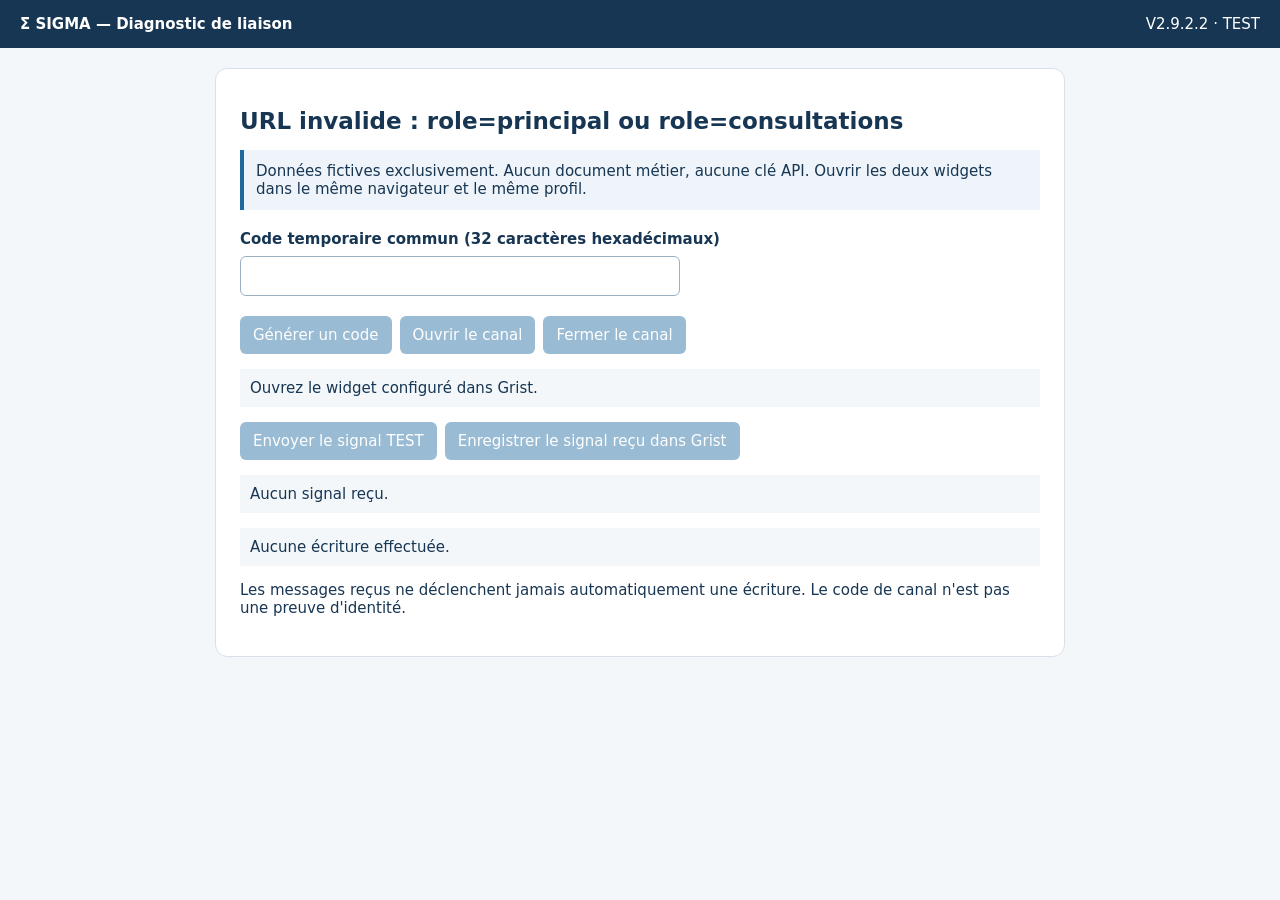
<file: liaison-test.html>
<!doctype html><html lang="fr"><head><meta charset="utf-8"><meta name="viewport" content="width=device-width,initial-scale=1"><title>SIGMA — Diagnostic de liaison</title><link rel="stylesheet" href="liaison-test.css?v=2.9.2.2"><script src="https://docs.getgrist.com/grist-plugin-api.js"></script><script defer src="liaison-test.js?v=2.9.2.2"></script></head><body><header><strong>Σ SIGMA — Diagnostic de liaison</strong><span>V2.9.2.2 · TEST</span></header><main><h1 id="role">Configuration</h1><p class="notice">Données fictives exclusivement. Aucun document métier, aucune clé API. Ouvrir les deux widgets dans le même navigateur et le même profil.</p><label for="code">Code temporaire commun (32 caractères hexadécimaux)</label><input id="code" autocomplete="off" spellcheck="false" maxlength="32"><div class="actions"><button id="generate">Générer un code</button><button id="connect">Ouvrir le canal</button><button id="close" disabled>Fermer le canal</button></div><p id="status" role="status">Canal fermé.</p><div class="actions"><button id="send" disabled>Envoyer le signal TEST</button><button id="save" disabled>Enregistrer le signal reçu dans Grist</button></div><p id="received" role="status">Aucun signal reçu.</p><p id="db" role="status">Aucune écriture effectuée.</p><p>Les messages reçus ne déclenchent jamais automatiquement une écriture. Le code de canal n'est pas une preuve d'identité.</p></main></body></html>
</file>
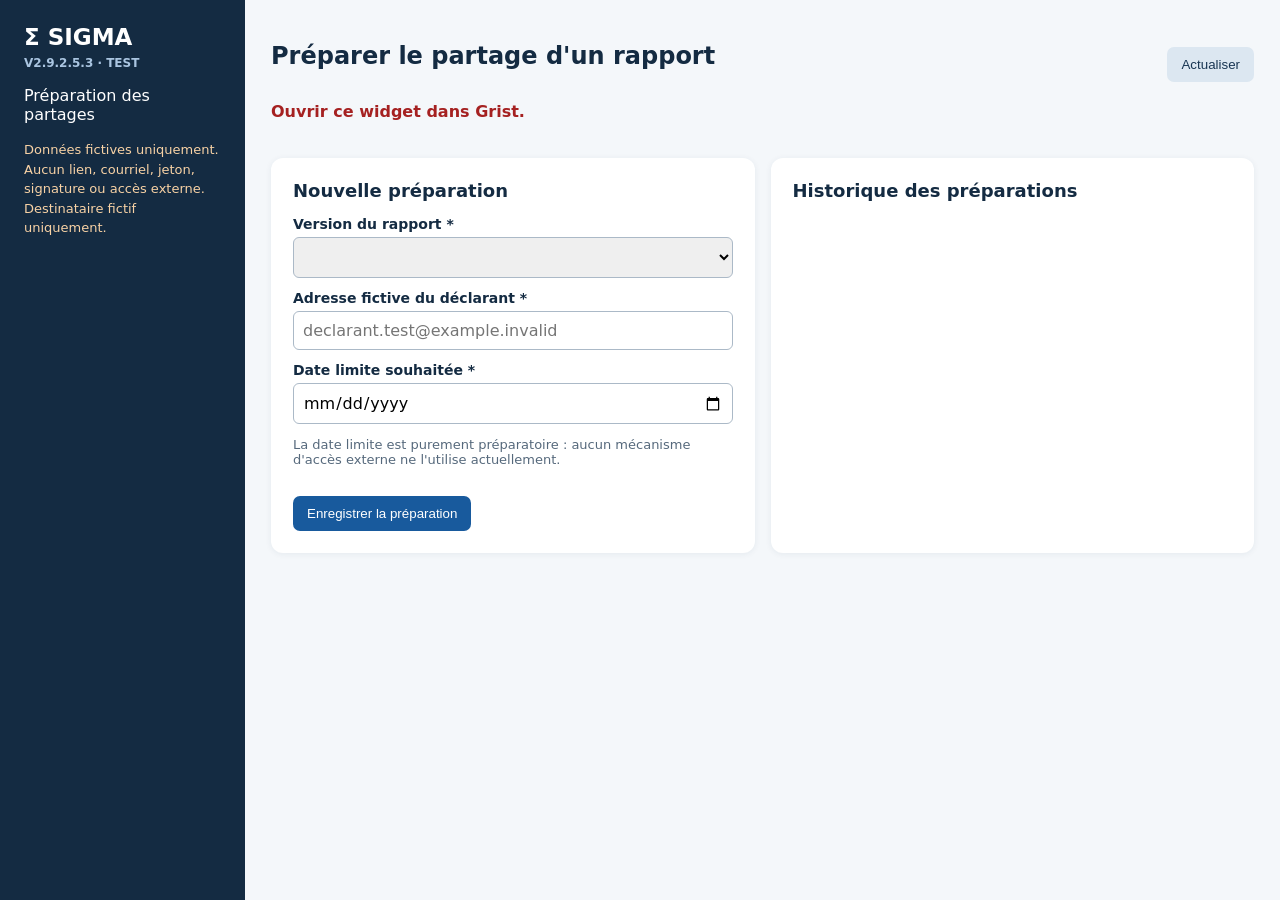
<file: partages.html>
<!doctype html><html lang="fr"><head><meta charset="utf-8"><meta name="viewport" content="width=device-width, initial-scale=1"><title>SIGMA — Préparation des partages TEST</title><link rel="stylesheet" href="partages.css?v=2.4.1"><script src="https://docs.getgrist.com/grist-plugin-api.js"></script><script defer src="partages-config.js?v=2.4.1"></script><script defer src="partages-core.js?v=2.4.1"></script><script defer src="partages.js?v=2.4.1"></script></head><body><aside><div class="brand">Σ SIGMA <small>V2.9.2.5.3 · TEST</small></div><p>Préparation des partages</p><p class="warning">Données fictives uniquement. Aucun lien, courriel, jeton, signature ou accès externe. Destinataire fictif uniquement.</p></aside><main><header><h1>Préparer le partage d'un rapport</h1><button id="reload" class="secondary" type="button">Actualiser</button></header><p id="status" role="status" aria-live="polite"></p><div class="layout"><section class="panel"><h2>Nouvelle préparation</h2><form id="share-form"><label for="report">Version du rapport *</label><select id="report" required></select><label for="dest">Adresse fictive du déclarant *</label><input id="dest" type="email" required maxlength="254" placeholder="declarant.test@example.invalid" autocomplete="off"><label for="expiry">Date limite souhaitée *</label><input id="expiry" type="date" required><p class="hint">La date limite est purement préparatoire : aucun mécanisme d'accès externe ne l'utilise actuellement.</p><button id="save" type="submit">Enregistrer la préparation</button></form></section><section class="panel"><h2>Historique des préparations</h2><div id="history"></div></section></div></main></body></html>
</file>
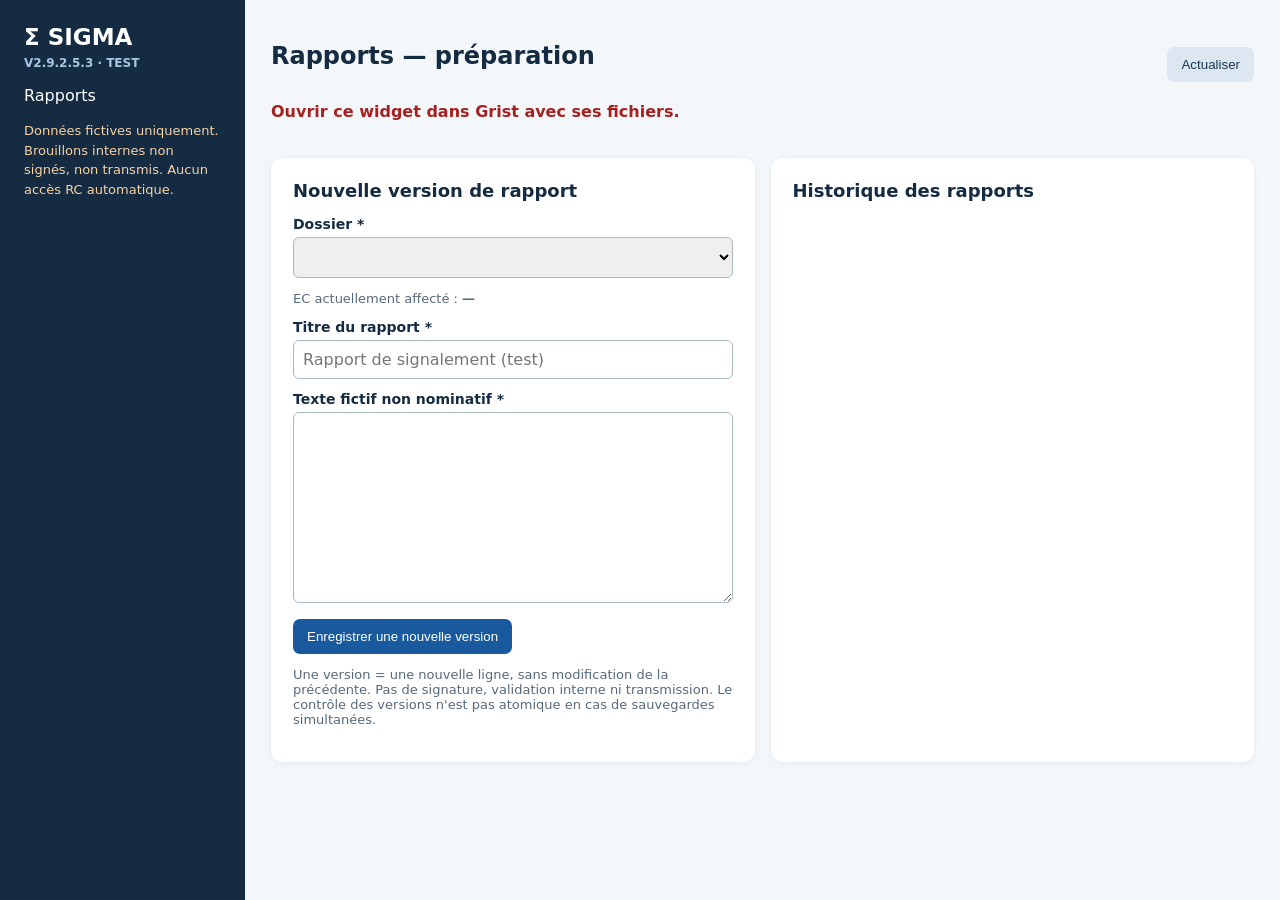
<file: rapports.html>
<!doctype html>
<html lang="fr"><head><meta charset="utf-8"><meta name="viewport" content="width=device-width,initial-scale=1"><title>SIGMA — Rapports (TEST)</title><link rel="stylesheet" href="rapports.css?v=2.4.0"><script src="https://docs.getgrist.com/grist-plugin-api.js"></script><script defer src="sigma-document-limites.js?v=2.8.2.5"></script><script defer src="rapports-config.js?v=2.4.0"></script><script defer src="rapports-core.js?v=2.8.2.5"></script><script defer src="rapports.js?v=2.8.2.9"></script><link rel="stylesheet" href="sigma-redaction.css?v=2.8.2.3"><script defer src="sigma-redaction.js?v=2.8.2.5"></script><script defer src="sigma-export-word.js?v=2.8.2.9"></script><script defer src="sigma-export-pdf.js?v=2.8.2.9"></script></head><body><aside><div class="brand">Σ SIGMA <small>V2.9.2.5.3 · TEST</small></div><p>Rapports</p><p class="warning">Données fictives uniquement. Brouillons internes non signés, non transmis. Aucun accès RC automatique.</p></aside><main><header><h1>Rapports — préparation</h1><button id="reload" class="secondary" type="button">Actualiser</button></header><p id="status" role="status" aria-live="polite"></p><div class="layout"><section class="panel"><h2>Nouvelle version de rapport</h2><form id="rapport-form"><label for="r-dossier">Dossier *</label><select id="r-dossier" required></select><p class="hint">EC actuellement affecté : <strong id="r-ec-info">—</strong></p><label for="r-titre">Titre du rapport *</label><input id="r-titre" maxlength="180" required placeholder="Rapport de signalement (test)"><label for="r-texte">Texte fictif non nominatif *</label><textarea id="r-texte" rows="9" maxlength="200000" required></textarea><button id="r-save" type="submit">Enregistrer une nouvelle version</button></form><p class="hint">Une version = une nouvelle ligne, sans modification de la précédente. Pas de signature, validation interne ni transmission. Le contrôle des versions n'est pas atomique en cas de sauvegardes simultanées.</p></section><section class="panel"><h2>Historique des rapports</h2><div id="history"></div><div id="report-detail" hidden><h3 id="report-title"></h3><p id="report-meta" class="hint"></p><div id="report-body" class="report-body"></div></div></section></div></main></body></html>
</file>
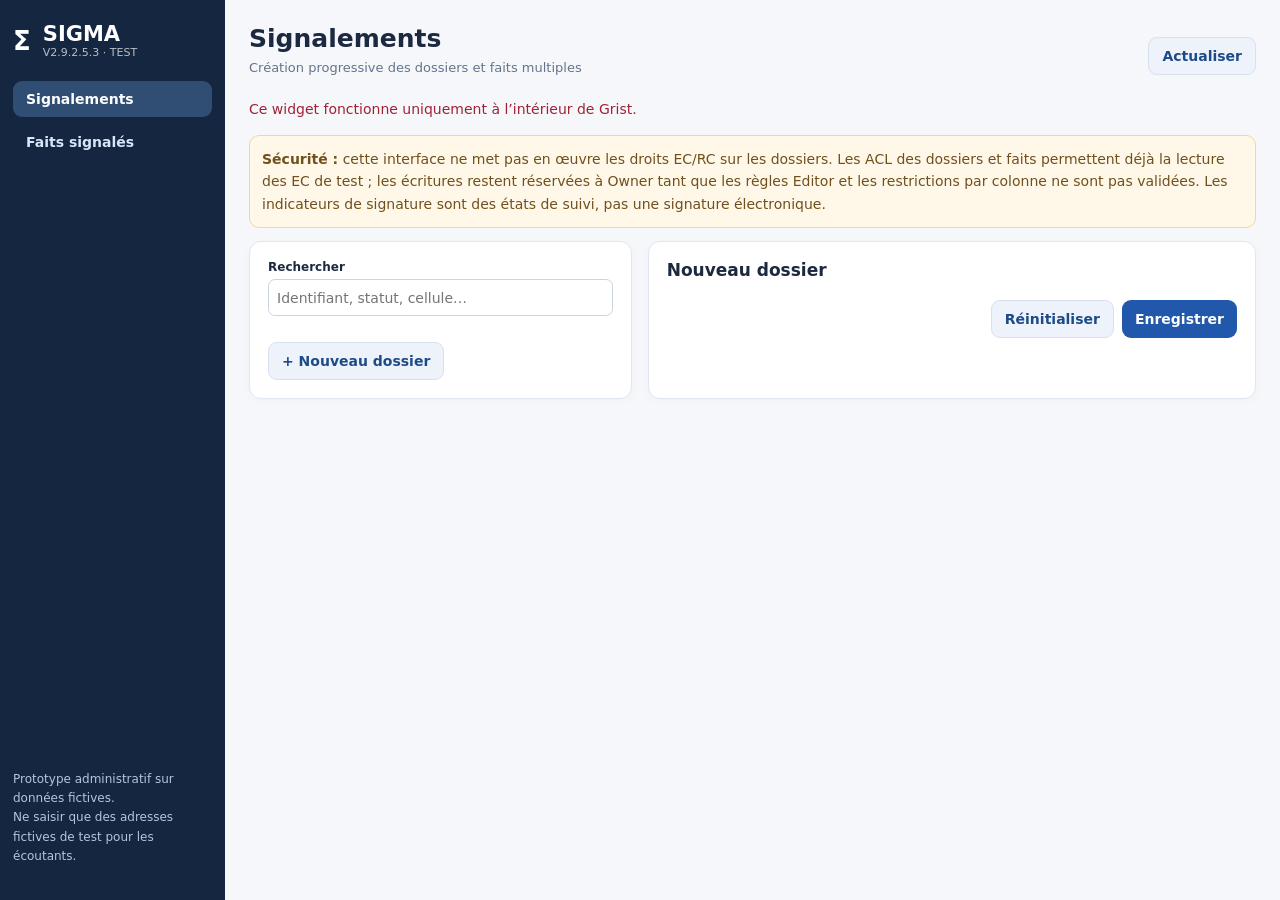
<file: signalements.html>
<!doctype html><html lang="fr"><head><meta charset="utf-8"><meta name="viewport" content="width=device-width,initial-scale=1"><title>SIGMA V2 — Dossiers (TEST)</title><link rel="stylesheet" href="signalements.css?v=2.1.7.1"><script src="https://docs.getgrist.com/grist-plugin-api.js"></script><script defer src="signalements-config.js?v=2.1.7.1"></script><script defer src="signalements-core.js?v=2.8.0.7"></script><script defer src="signalements-affectations.js?v=2.1.7.1"></script><script defer src="signalements.js?v=2.8.0.7"></script></head><body><div class="shell"><aside><div class="brand">Σ <span>SIGMA <small>V2.9.2.5.3 · TEST</small></span></div><nav><button id="nav-dossiers" class="active" type="button">Signalements</button><button id="nav-faits" type="button">Faits signalés</button></nav><p class="aside-note">Prototype administratif sur données fictives.<br>Ne saisir que des adresses fictives de test pour les écoutants.</p></aside><main><header><div><h1 id="heading">Signalements</h1><p id="subheading">Création progressive des dossiers et faits multiples</p></div><button id="reload" class="secondary" type="button">Actualiser</button></header><p id="message" class="message" role="status" aria-live="polite"></p><div class="notice"><strong>Sécurité :</strong> cette interface ne met pas en œuvre les droits EC/RC sur les dossiers. Les ACL des dossiers et faits permettent déjà la lecture des EC de test ; les écritures restent réservées à Owner tant que les règles Editor et les restrictions par colonne ne sont pas validées. Les indicateurs de signature sont des états de suivi, pas une signature électronique.</div><section class="columns"><div class="panel"><div class="toolbar"><label for="query">Rechercher</label><input id="query" type="search" placeholder="Identifiant, statut, cellule…"></div><div id="records" class="records"></div><button id="create" type="button" class="secondary">+ Nouveau dossier</button></div><div class="panel"><h2 id="editor-title">Nouveau dossier</h2><p class="hint" id="editor-help"></p><form id="form"><div id="fields"></div><div class="buttons"><button id="cancel" class="secondary" type="button">Réinitialiser</button><button id="save" type="submit">Enregistrer</button></div></form><section id="assignment-panel" hidden><h3>Affectation de l’écoutant (TEST)</h3><p class="hint">Écoutant actuel : <strong id="assignment-current">—</strong></p><p class="hint" id="assignment-help"></p><form id="assignment-form"><div class="field"><label for="assignment-next">Nouvel écoutant — adresse professionnelle</label><input type="email" id="assignment-next" placeholder="prenom.nom@example.fr" autocomplete="off"></div><div class="field"><label for="assignment-reason">Motif de l'affectation ou du retrait (obligatoire)</label><textarea id="assignment-reason" rows="2" maxlength="500" required></textarea></div><button id="assignment-save" type="submit">Enregistrer l’affectation</button></form><h3>Historique des changements</h3><div id="assignment-history"></div></section><section id="facts-panel" hidden><h3>Faits associés</h3><div id="facts-list"></div><p class="hint">Les faits sont rattachés au dossier sélectionné. Plusieurs faits peuvent être saisis pour un même dossier.</p></section></div></section></main></div></body></html>
</file>
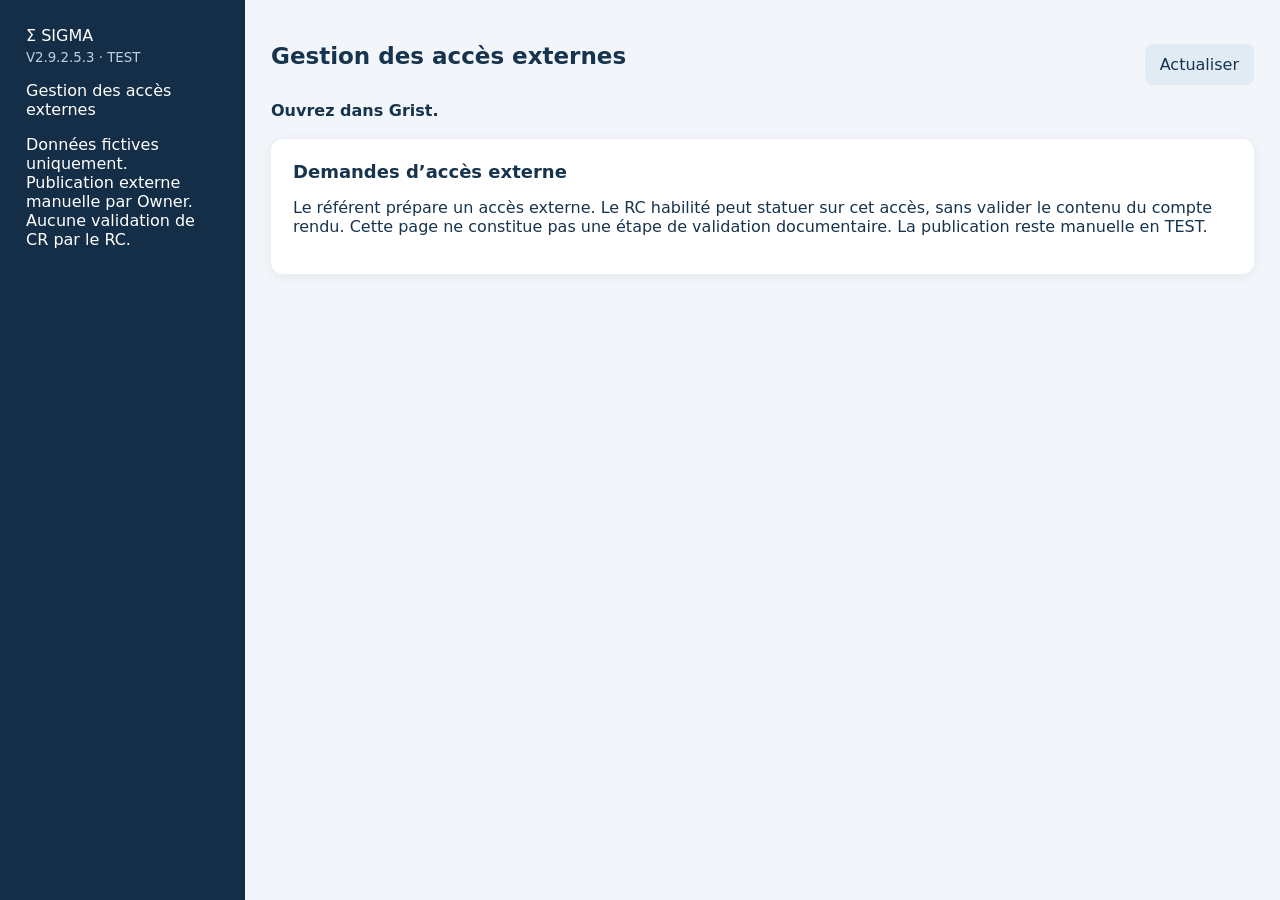
<file: transmission.html>
<!doctype html><html lang="fr"><head><meta charset="utf-8"><meta name="viewport" content="width=device-width,initial-scale=1"><title>SIGMA — Gestion des accès externes</title><link rel="stylesheet" href="cr-partages.css?v=2.8.2.9"><script src="https://docs.getgrist.com/grist-plugin-api.js"></script><script defer src="transmission.js?v=2.9.0.4"></script></head><body><aside><div class="brand">Σ SIGMA <small>V2.9.2.5.3 · TEST</small></div><p>Gestion des accès externes</p><p class="warning">Données fictives uniquement. Publication externe manuelle par Owner. Aucune validation de CR par le RC.</p></aside><main><header><h1>Gestion des accès externes</h1><button id="reload" type="button" class="light">Actualiser</button></header><p id="status" role="status" aria-live="polite"></p><section class="panel"><h2>Demandes d’accès externe</h2><p>Le référent prépare un accès externe. Le RC habilité peut statuer sur cet accès, sans valider le contenu du compte rendu. Cette page ne constitue pas une étape de validation documentaire. La publication reste manuelle en TEST.</p><div id="requests"></div></section></main></body></html>
</file>
<file: style.css>
:root{font-family:Inter,'Segoe UI',Arial,sans-serif;color:#23334d;background:#f4f7fb;font-size:14px}*{box-sizing:border-box}body{margin:0}.shell{display:grid;grid-template-columns:235px minmax(0,1fr);min-height:100vh}.sidebar{background:#142943;color:#e9f0fc;padding:22px 15px;display:flex;flex-direction:column;gap:24px}.brand{display:flex;align-items:center;gap:12px}.brand strong{font-size:20px;letter-spacing:.04em}.brand small{display:block;color:#abc2d9;margin-top:5px}.symbol{background:#2c69a7;padding:12px;border-radius:12px;font-size:22px}.sidebar nav{display:grid;gap:7px}.nav{background:transparent;border:0;color:#d8e5f5;padding:13px;text-align:left;border-radius:9px;font-weight:600;cursor:pointer}.nav:hover,.nav.active{background:#244b73;color:#fff}.foot{margin-top:auto;color:#a5b7c7;line-height:1.6;font-size:12px}main{padding:25px;min-width:0;max-width:1400px;width:100%;margin:0 auto}header{display:flex;align-items:start;justify-content:space-between;gap:15px;margin-bottom:16px}h1{font-size:24px;margin:0 0 5px}h2{font-size:17px;margin:0 0 10px}p{margin:0;color:#65758d}button{font:inherit;cursor:pointer}button:disabled{opacity:.45;cursor:not-allowed}.secondary{background:#fff;color:#26598a;border:1px solid #b6cce0;border-radius:8px;padding:10px 14px;font-weight:600}.alert{padding:12px 14px;border-radius:9px;margin:13px 0;min-height:40px}.alert.info{background:#e7f1fa;color:#24547b}.alert.error{background:#fce9e9;color:#8a2830}.layout{display:grid;grid-template-columns:minmax(235px,.9fr) minmax(340px,1.4fr);gap:18px}.panel{background:#fff;border:1px solid #dfE5ef;border-radius:12px;padding:18px;box-shadow:0 2px 12px #182c4510}.listhead{display:grid;gap:7px}.records{margin:13px 0;display:grid;align-content:start;gap:6px;max-height:70vh;overflow:auto}.record{border:1px solid #e2e9f1;text-align:left;background:#f8fbfd;padding:12px;border-radius:8px;color:#2b415e}.record:hover,.record.selected{border-color:#3986d2;background:#eaf4ff}.field{display:grid;gap:6px;margin:12px 0}.field label,.listhead label{font-weight:600;font-size:13px}.field input:not([type=checkbox]),.field select,.field textarea,.listhead input{width:100%;border:1px solid #bbcbdc;border-radius:8px;padding:10px;color:#243650;background:#fff;font:inherit}.field input:disabled,.field textarea:disabled,.field select:disabled{background:#f4f7fa;color:#59687b}.field input[type=checkbox]{width:20px;height:20px}.muted{color:#697b8b;font-size:13px}.actions{display:flex;justify-content:end;gap:10px;margin-top:15px}.actions button[type=submit]{background:#2068a5;color:#fff;border:0;border-radius:8px;padding:10px 17px;font-weight:700}:focus-visible{outline:3px solid #0c78c7;outline-offset:2px}@media(max-width:850px){.shell{grid-template-columns:1fr}.sidebar{gap:10px}.sidebar nav{display:flex;flex-wrap:wrap}.foot{display:none}main{padding:14px}.layout{grid-template-columns:1fr}}

/* V2.0.1 : lisibilité des références en liste et messages */
.field select{min-height:42px;max-width:100%;text-overflow:ellipsis}.field textarea{resize:vertical;min-height:88px}.record{overflow-wrap:anywhere}.alert{overflow-wrap:anywhere}

/* V2.0.2 : contrôles lisibles et non intrusifs */
.audit-panel{margin-bottom:16px}.audit-summary{font-weight:700;padding:14px 0}.audit-list{display:grid;gap:9px}.audit-issue{display:grid;gap:4px;border-left:4px solid #adb5bd;background:#f7f9fc;padding:10px 12px;border-radius:6px}.audit-issue strong{font-size:12px}.audit-issue.erreur{border-color:#be3944}.audit-issue.attention{border-color:#cc8c21}.audit-issue.indisponible{border-color:#64748b}[hidden]{display:none!important}

/* V2.0.4 — habilitations en consultation uniquement */
.access-content{display:grid;gap:14px}.access-block{border:1px solid #e0e7f0;border-radius:10px;padding:14px}.access-block h3{margin:0 0 12px;font-size:15px}.access-item{padding:9px 10px;border-bottom:1px solid #e7edf5;overflow-wrap:anywhere}.access-item:last-child{border:0}.access-note{padding:12px 14px;background:#fff7e6;border-radius:8px;color:#6a501b}.access-block .audit-issue{margin:7px 0}

/* V2.0.5 — console de préparation, en lecture seule */
.access-toolbar{display:flex;flex-wrap:wrap;gap:8px;margin:10px 0}.access-tab{border:1px solid #bed0e0;border-radius:8px;background:#f6f9fc;color:#24415f;padding:9px 12px;font-weight:600}.access-tab.selected{background:#245e93;color:white;border-color:#245e93}.access-view{display:grid;gap:12px}.access-view h3{margin:8px 0 0}.access-filters{display:flex;gap:10px;flex-wrap:wrap}.access-filters input,.access-filters select,.access-field input,.access-field select{border:1px solid #b8c9dc;border-radius:8px;padding:10px;min-width:190px;max-width:100%;background:#fff;color:#243650;font:inherit}.access-filters input{flex:1}.access-results{max-height:55vh;overflow:auto;display:grid;gap:8px}.access-card{display:grid;gap:5px;padding:12px;border:1px solid #e1eaf4;border-radius:9px;overflow-wrap:anywhere;background:#f9fbfe}.access-card small{color:#65758d}.access-draft{display:grid;grid-template-columns:repeat(auto-fit,minmax(215px,1fr));gap:12px;align-items:end}.access-field{display:grid;gap:6px;font-weight:600}.access-preview{border:0;border-radius:8px;background:#245e93;color:white;padding:11px;font-weight:700}.access-draft-result{display:grid;gap:8px;margin-top:10px}.access-note{overflow-wrap:anywhere}

/* V2.0.7 : matrice des habilitations */
.matrix-scroll{overflow-x:auto;max-width:100%;border:1px solid #dce3eb;border-radius:9px;margin:12px 0;}
.rights-table{width:100%;border-collapse:collapse;min-width:690px;font-size:12px;}
.rights-table th,.rights-table td{padding:10px 8px;border-bottom:1px solid #e5e9ef;vertical-align:top;text-align:left;}
.rights-table th{background:#eef3f9;white-space:nowrap;position:sticky;top:0;}
.rights-table td:first-child{min-width:280px;max-width:480px;}
.rights-table td small{display:block;margin-top:5px;color:#526071;line-height:1.45;}
.right-state{display:inline-block;border:1px solid #c7d2df;border-radius:6px;padding:4px 6px;font-weight:600;white-space:normal;min-width:85px;}
.right-yes{background:#e9f5ee;color:#175b36}.right-limited{background:#fff3db;color:#795000}.right-no{background:#f0f2f4;color:#526071}.right-pending{background:#fbe9e9;color:#923636}
</file>
<file: audit-securite.css>
*{box-sizing:border-box}body{margin:0;font:15px system-ui,sans-serif;color:#183047;background:#f5f7fa}header{background:#173653;color:white;padding:16px 22px;display:flex;justify-content:space-between;gap:12px;flex-wrap:wrap}main{max-width:1100px;margin:auto;padding:20px}h1{font-size:23px}.notice{background:#fff3d7;border-left:4px solid #a36b00;padding:12px}label{display:block;margin:12px 0 5px}input[type=email]{padding:9px;border:1px solid #8595a4;border-radius:5px;width:min(100%,380px)}.check{display:flex;gap:8px;align-items:center}button{background:#174f7c;color:white;border:0;border-radius:6px;padding:11px 16px;font:inherit;cursor:pointer}button:disabled{opacity:.5;cursor:default}table{border-collapse:collapse;width:100%;background:white;font-size:13px;overflow-wrap:anywhere}th,td{text-align:left;padding:9px;border-bottom:1px solid #dce3ea}th{background:#e4ebf2}.OK td:nth-child(2){color:#176943}.KO td:nth-child(2){color:#a11c28;font-weight:bold}.REFUS td:nth-child(2),.INCONCLUSIF td:nth-child(2){color:#795600}#status{font-weight:600}
</file>
<file: consultation.css>
:root{font-family:system-ui,-apple-system,Segoe UI,sans-serif;color:#183047;background:#f5f7fa}*{box-sizing:border-box}body{margin:0;display:flex;min-height:100vh}aside{width:235px;flex-shrink:0;background:#16314c;color:white;padding:24px}.brand{font-size:23px;font-weight:750}.brand small{display:block;font-size:12px;color:#c2d5e5;margin-top:4px}.warning{font-size:13px;line-height:1.55;color:#f6d6a3}main{flex:1;min-width:0;padding:26px}header{display:flex;align-items:center;justify-content:space-between;gap:15px}h1{font-size:23px}h2{font-size:18px;margin:0 0 16px}h3{font-size:17px}.grid{display:grid;grid-template-columns:minmax(0,1fr) minmax(0,1.2fr);gap:16px}.panel{background:white;border:1px solid #e4ebf1;border-radius:12px;padding:20px;margin-top:12px;box-shadow:0 2px 8px #1937550b}.entry{border-top:1px solid #dae4ec;padding:14px 0}.entry p{margin:8px 0;font-size:13px;overflow-wrap:anywhere}.entry small{display:block;line-height:1.4}button{border:none;border-radius:7px;background:#185a9d;color:white;padding:10px 14px;cursor:pointer}button:disabled{opacity:.4;cursor:not-allowed}.entry button{display:block;margin-top:9px}#status{font-size:14px;min-height:20px}.blocked{color:#ac3b14}.ok{color:#206b4f}.muted{color:#65778a;font-size:13px}.destination{background:#eff5fb;padding:11px;border-radius:6px;font-size:14px;overflow-wrap:anywhere}.document{white-space:pre-wrap;overflow-wrap:anywhere;line-height:1.7;padding:20px;border:1px solid #dce4ed;border-radius:7px;min-height:100px;background:#fff}#preview-wrap[hidden]{display:none}#status.error{color:#ac3b14}:focus-visible{outline:3px solid #df9b35;outline-offset:3px}@media(max-width:940px){body{display:block}aside{width:auto;padding:14px}main{padding:14px}.grid{grid-template-columns:1fr}}
</file>
<file: sigma-redaction.css>
.sigma-redaction{display:grid;gap:8px;min-width:0;font-weight:400}.sigma-redaction-toolbar{display:flex;gap:6px;flex-wrap:wrap}.sigma-redaction-toolbar .btn{padding:6px 9px;font-size:12px}.sigma-redaction-preview{padding:18px;border:1px solid #dce5ee;background:#fff;border-radius:8px;max-height:45vh;overflow:auto}.sigma-document{white-space:pre-wrap;overflow-wrap:anywhere}.sigma-document p{margin:0 0 .65em}.sigma-document h2,.sigma-document h3,.sigma-document h4{margin:1em 0 .5em}.sigma-document table{border-collapse:collapse;width:100%;margin:12px 0}.sigma-document td,.sigma-document th{border:1px solid #bac8d4;padding:6px;text-align:left}.sigma-document th{background:#eef3f8}.sigma-redaction-full:not(.editor-collapsed){position:fixed!important;inset:8px!important;z-index:10000!important;overflow:auto!important;background:white!important;padding:22px!important;border:1px solid #bac8d4!important;box-shadow:0 0 0 100vmax #142f4777!important;max-width:none!important;width:auto!important;margin:0!important}.sigma-redaction-full textarea:not([id=quick-e-observation]){min-height:45vh!important}.sigma-redaction [hidden]{display:none!important}
.sigma-wysiwyg{position:relative;min-height:280px;max-height:65vh;overflow:auto;padding:18px;border:1px solid #bac8d4;border-radius:8px;background:#fff;color:#142f47;font:inherit;line-height:1.55;outline-offset:2px}.sigma-wysiwyg:focus{outline:2px solid #20699f}.sigma-wysiwyg[contenteditable=false]{background:#f1f4f7}.sigma-wysiwyg:empty:before{content:'Rédiger le document…';color:#637587;pointer-events:none}.sigma-redaction .sigma-storage{position:absolute!important;width:1px!important;height:1px!important;min-height:0!important;opacity:0!important;padding:0!important;pointer-events:none!important;overflow:hidden!important}.sigma-redaction-full .sigma-wysiwyg{min-height:45vh;max-height:none}.sigma-document td,.sigma-document th{text-align:inherit}
.sigma-redaction-toolbar{position:sticky;top:0;z-index:3;background:#f5f8fb;padding:8px;border:1px solid #dce5ee;border-radius:8px;align-items:center;gap:8px}.sigma-tool-group{display:flex;flex-wrap:wrap;align-items:center;gap:4px;border-right:1px solid #cbd7e2;padding-right:8px}.sigma-tool-group .btn{min-height:32px;padding:4px 8px;font-size:13px}.sigma-tool-group select{width:auto;max-width:155px;padding:5px;font-size:13px}.sigma-tool-bold{font-weight:bold!important}.sigma-tool-italic{font-style:italic}.sigma-tool-underline{text-decoration:underline}.sigma-tool-strikeThrough{text-decoration:line-through}.sigma-color-tool{display:flex!important;align-items:center;gap:3px;margin:0!important;font-size:14px}.sigma-color-tool input{width:30px;height:30px;padding:2px}.sigma-table-panel{display:flex;flex-wrap:wrap;align-items:center;gap:10px;padding:10px;background:#eef3f8;border-radius:6px}.sigma-table-panel label{display:flex;align-items:center;gap:4px;margin:0}.sigma-table-panel input[type=number]{width:65px}.sigma-table-panel input[type=checkbox]{width:auto}.sigma-wysiwyg{min-height:620px;height:68vh;max-height:none;resize:vertical;padding:28px;font-family:Arial,sans-serif;font-size:12pt}.sigma-redaction-full .sigma-wysiwyg{height:72vh;min-height:500px}.sigma-redaction .sigma-tool-group[hidden]{display:none!important}@media(max-width:600px){.sigma-wysiwyg{min-height:460px;padding:14px}.sigma-tool-group{border-right:0}}

/* V2.8.1.4 — surface A4 continue, sans découpage du contenu enregistré. */
.sigma-paper-info{font-size:12px;color:#526575;padding:4px 8px;background:#f5f8fb;border-radius:4px}.sigma-paper-workspace{box-sizing:border-box;min-width:0;width:100%;height:clamp(420px,72vh,1000px);overflow:auto;resize:vertical;background:#e5e9ee;border:1px solid #bac8d4;border-radius:5px;padding:24px;overscroll-behavior:contain}.sigma-paper-workspace .sigma-wysiwyg{box-sizing:border-box;width:210mm;min-width:210mm;max-width:210mm;min-height:297mm;height:auto;max-height:none;margin:0 auto;padding:20mm!important;resize:none;overflow:visible;border:1px solid #cbd2db;border-radius:0;box-shadow:0 3px 12px #142f4726;background:#fff;color:#202124;line-height:1.45;white-space:pre-wrap;overflow-wrap:anywhere}.sigma-paper-workspace .sigma-wysiwyg:focus{outline:1px solid #6c94b6;outline-offset:0}.sigma-paper-workspace .sigma-wysiwyg[contenteditable=false]{background:#fff}.sigma-paper-workspace .sigma-document table{table-layout:fixed;overflow-wrap:anywhere}.sigma-redaction-full .sigma-paper-workspace{height:clamp(420px,76vh,1300px)}.sigma-paper-workspace .sigma-wysiwyg p{margin:0 0 .65em}.sigma-paper-workspace .sigma-wysiwyg h1,.sigma-paper-workspace .sigma-wysiwyg h2,.sigma-paper-workspace .sigma-wysiwyg h3{line-height:1.25}@media(max-width:600px){.sigma-paper-workspace{padding:12px;height:65vh;min-height:360px}}

/* V2.8.1.5 — commandes de vue uniquement, sans modifier le document. */
.sigma-paper-view{display:flex;align-items:center;flex-wrap:wrap;gap:12px;background:#f5f8fb;padding:4px 8px;border-radius:4px}.sigma-paper-view label{display:flex!important;align-items:center;gap:6px;margin:0!important;font-size:12px}.sigma-paper-view select{width:auto;font-size:12px;padding:4px}.sigma-paper-view input[type=checkbox]{width:auto}.sigma-paper-sheet{width:210mm;margin:0 auto;position:relative}.sigma-paper-ruler{height:25px;position:relative;margin-bottom:8px;background:linear-gradient(to right,#dce3eb 0 9.5238%,#fff 9.5238% 90.4762%,#dce3eb 90.4762%);border:1px solid #bac8d4;box-sizing:border-box;color:#526575;white-space:nowrap}.sigma-paper-ruler:before{content:'';position:absolute;inset:0;background:repeating-linear-gradient(to right, #8999a8 0 1px, transparent 1px 1mm);height:4px;pointer-events:none}.sigma-paper-ruler span{position:absolute;top:7px;transform:translateX(-50%);font-size:10px;line-height:14px}.sigma-paper-ruler span:first-child{transform:none}.sigma-paper-ruler span:last-child{transform:translateX(-100%)}

.sigma-paper-view input[type=checkbox]{appearance:auto!important;width:17px!important;height:17px!important;min-height:17px!important;min-width:17px!important;margin:0!important;padding:0!important;flex:0 0 17px;accent-color:#20699f;cursor:pointer}.sigma-paper-ruler[hidden]{display:none!important}
</file>
<file: cr-partages.css>
:root{font-family:system-ui,-apple-system,'Segoe UI',sans-serif;color:#17344e;background:#f2f6fa}*{box-sizing:border-box}body{margin:0;display:flex;min-height:100vh}aside{background:#152e47;color:white;width:245px;flex-shrink:0;padding:26px}aside strong{font-size:25px}aside small{display:block;color:#bed2e7;margin-top:5px}aside nav{border-top:1px solid #476079;margin-top:25px}.warn{color:#ffe1bb;line-height:1.55;font-size:13px}main{padding:26px;min-width:0;flex:1}header{display:flex;justify-content:space-between;align-items:center;gap:18px}h1{font-size:23px;margin:0}.sub{color:#597086;font-size:13px;line-height:1.6}.grid{display:grid;grid-template-columns:1fr 1fr;gap:18px}.panel{background:white;padding:22px;border-radius:12px;margin-top:14px;box-shadow:0 2px 12px #112f4a12}h2{font-size:18px;margin-top:0}label{display:block;font-weight:650;margin-top:15px;font-size:14px}input,select{width:100%;padding:11px;border:1px solid #a7b6c5;border-radius:8px;margin-top:7px;font:inherit}button{border:0;border-radius:8px;padding:11px 15px;background:#1762a1;color:white;cursor:pointer;margin-top:18px;font:inherit}button:disabled{opacity:.55;cursor:not-allowed}.light{background:#e1ebf4;color:#17344e}.entry{padding:13px 0;border-bottom:1px solid #e0e8ef;overflow-wrap:anywhere}.entry p{margin:0 0 6px}.entry small{color:#65758a}#status{font-weight:600;min-height:22px}#status.error{color:#ad2130}@media(max-width:850px){body{display:block}aside{width:auto;padding:15px}main{padding:15px}.grid{grid-template-columns:1fr}}
</file>
<file: declarant.css>
*{box-sizing:border-box}body{margin:0;background:#f4f6f9;color:#192c40;font:15px/1.55 Arial,sans-serif}header{display:flex;align-items:center;justify-content:space-between;gap:16px;padding:16px 24px;background:#173653;color:#fff}.brand{display:flex;align-items:center;gap:12px}.brand strong{font-size:21px;letter-spacing:.07em}.brand small{display:block;font-size:12px}.logo{display:grid;place-items:center;background:#fff;color:#173653;width:42px;height:42px;border-radius:8px;font-size:28px}main{max-width:1080px;margin:0 auto;padding:20px 24px 36px}h1{font-size:25px;margin:12px 0}h2{font-size:19px;margin:0}.notice{color:#75521a;background:#fff8e7;border:1px solid #e6d7ae;padding:8px 12px;border-radius:6px}.meta{display:flex;align-items:center;justify-content:space-between;gap:12px;flex-wrap:wrap;padding:14px 0}.meta p,.note{color:#526577;font-size:13px;margin:4px 0}label{display:block;font-weight:600;margin-bottom:5px}select,button{font:inherit;border:1px solid #b6c6d5;border-radius:6px;background:white;color:#173653;padding:9px 12px}select{width:100%;max-width:640px}button{cursor:pointer}button:focus-visible,select:focus-visible{outline:3px solid #317fbe;outline-offset:2px}.workspace{background:#dfe5eb;padding:22px;overflow:auto;border-radius:8px}.workspace article{width:210mm;max-width:100%;min-height:297mm;padding:20mm;background:#fff;margin:0 auto;box-shadow:0 2px 8px #25384d25;color:#18212a;font:12pt/1.5 Arial,sans-serif}.workspace table{max-width:100%;border-collapse:collapse}.workspace td,.workspace th{border:1px solid #aab6c2;padding:5px;overflow-wrap:anywhere}.workspace th{background:#e7eef5}#refresh{margin-top:14px}#status{color:#526577}[hidden]{display:none!important}@media(max-width:600px){header,main{padding:12px}.workspace{padding:8px}.workspace article{padding:18px;min-height:500px}h1{font-size:21px}}

.decision-panel{margin-top:20px;background:white;border:1px solid #cbd6df;border-radius:8px;padding:18px}.decision-panel textarea{display:block;width:100%;font:inherit;border:1px solid #b6c6d5;border-radius:6px;padding:10px;resize:vertical}.consent{display:flex;align-items:flex-start;gap:8px;margin:12px 0}.consent input{margin-top:5px}.decision-actions{display:flex;flex-wrap:wrap;gap:10px;margin-top:12px}#validate{background:#207a58;color:white;border-color:#207a58}.decision-panel button:disabled{opacity:.55;cursor:not-allowed}#decision-status{white-space:pre-wrap;overflow-wrap:anywhere;color:#173653}.decision-panel textarea:focus-visible{outline:3px solid #317fbe;outline-offset:2px}
</file>
<file: entretiens.css>
/* Styles SIGMA V2.3.1, conservant l'apparence des versions précédentes. */
:root{font-family:system-ui,-apple-system,"Segoe UI",sans-serif;color:#142b42;background:#f4f7fa}*{box-sizing:border-box}body{margin:0;display:flex;min-height:100vh}aside{background:#142b42;color:white;width:245px;padding:24px;flex-shrink:0}.brand{font-size:23px;font-weight:700}.brand small{display:block;font-size:12px;color:#aac5e1;margin-top:6px}.warning{font-size:13px;line-height:1.5;color:#f8d2a5}main{padding:26px;flex:1;min-width:0}header{display:flex;justify-content:space-between;gap:12px;align-items:center}.layout{display:grid;grid-template-columns:repeat(2,minmax(0,1fr));gap:16px}.panel{padding:22px;margin:16px 0;background:white;border-radius:12px;box-shadow:0 1px 6px #19375512}h1{font-size:24px}h2{font-size:18px;margin-top:0}label{display:block;margin-top:12px;font-size:14px;font-weight:600}input,select,textarea{display:block;width:100%;margin-top:5px;border:1px solid #abb9c7;border-radius:6px;padding:9px;font:inherit;background:#fff}textarea{resize:vertical}button{border:0;background:#185a9d;color:#fff;padding:10px 14px;border-radius:7px;cursor:pointer;margin-top:16px}button:disabled{opacity:.5;cursor:not-allowed}.secondary{background:#dce7f1;color:#193653}.hint{font-size:13px;color:#56697c}#status{min-height:24px;color:#175487;font-weight:600}#status.error{color:#a52121}.entry{padding:9px 0;border-top:1px solid #e2eaf2;overflow-wrap:anywhere}.entry small{color:#596b7a}@media(max-width:950px){body{display:block}aside{width:auto;padding:14px}main{padding:12px}.layout{grid-template-columns:1fr}}.entry-button{display:block;width:100%;margin:0;background:#f0f5fa;color:#154574;text-align:left;border-radius:0;border-top:1px solid #d8e5f1}.entry-button:hover,.entry-button:focus-visible{background:#dcebf7;outline:2px solid #3574b8;outline-offset:-2px}.cr-detail{margin-top:16px;padding:16px;border:1px solid #c5d6e7;border-radius:8px;background:#f8fbfe}.cr-detail h3{margin-top:0}.cr-detail-text{white-space:pre-wrap;overflow-wrap:anywhere;line-height:1.55}.cr-detail[hidden]{display:none}.audit-warning{background:#fff2e8;border-left:4px solid #a34b11;border-radius:4px;padding:10px 12px;font-weight:600;color:#70320e}.submission-status{margin:10px 0;padding:10px;border-radius:6px;background:#eaf4fd;color:#19496e}.submission-log{padding:8px;border-top:1px solid #e3ebf3;color:#3a536b;font-size:13px}
</file>
<file: espace-metier.css>
:root{color-scheme:light;--nav:#142f47;--nav-light:#224962;--ink:#1d344a;--muted:#647a8e;--bg:#f3f6fa;--line:#dce5ee;--blue:#1767a1;--blue-light:#e9f3fd;--white:#fff;--focus:#0a72bd;font:14px/1.5 system-ui,-apple-system,'Segoe UI',sans-serif}*{box-sizing:border-box}body{margin:0;color:var(--ink);background:var(--bg)}button,input,select{font:inherit}.app{display:flex;min-height:100vh}.sidebar{width:247px;flex:none;background:var(--nav);color:white;padding:24px 16px;display:flex;flex-direction:column;gap:12px}.brand{display:flex;align-items:center;gap:11px;font-size:23px;font-weight:800;letter-spacing:.3px;padding:2px 8px 15px}.brand-mark{display:grid;place-items:center;width:38px;height:38px;background:#326b92;border-radius:11px}.brand small{display:block;font-size:11px;letter-spacing:1px;font-weight:600;color:#c6dfed}.side-caption{font-size:10px;letter-spacing:1.6px;font-weight:750;color:#9cbacf;margin:0 8px}.sidebar nav{display:grid;gap:5px}.navitem{background:transparent;border:1px solid transparent;text-align:left;color:#e6f1f8;border-radius:9px;padding:11px 12px;cursor:pointer;font-weight:600}.navitem:hover{background:#224a65}.navitem.active{background:#326183;color:white;border-color:#477b9d}.side-note{margin-top:auto;border-top:1px solid #436076;padding:17px 8px 0;color:#cedce7;font-size:12px}.side-note p{line-height:1.6;margin:5px 0}.main{flex:1;min-width:0;max-width:1530px;padding:26px 30px 60px}.topbar{display:flex;justify-content:space-between;gap:18px;align-items:center;margin-bottom:16px}.eyebrow{font-size:10px;font-weight:800;letter-spacing:1.35px;color:#5d7693;margin:0 0 4px}.topbar h1{font-size:25px;margin:0 0 4px;line-height:1.25}.muted,.hint{color:var(--muted)}.muted{margin:0;font-size:13px}.hint{font-size:12px;line-height:1.55;margin:5px 0 10px}.btn{border:1px solid #20699f;background:#20699f;border-radius:8px;color:white;cursor:pointer;padding:10px 13px;font-weight:700;white-space:nowrap}.btn:hover{filter:brightness(.95)}.btn-light{background:white;border:1px solid var(--line);color:var(--ink)}button:focus-visible,input:focus-visible,select:focus-visible,a:focus-visible{outline:3px solid var(--focus);outline-offset:2px}.status{min-height:36px;background:#eaf2fa;border:1px solid #d8e5f1;border-radius:9px;padding:9px 13px;margin-bottom:17px;font-size:12px}.status.error{background:#fff1f1;border-color:#efc9c9;color:#903b3b}.tab[hidden],.detail[hidden]{display:none!important}.metrics{display:grid;grid-template-columns:repeat(4,minmax(0,1fr));gap:14px;margin-bottom:18px}.metric,.panel{background:#fff;border:1px solid var(--line);border-radius:13px;box-shadow:0 3px 12px #20445c08}.metric{padding:18px 19px}.metric .label{display:block;color:var(--muted);font-size:12px}.metric strong{display:block;font-size:29px;line-height:1.25;margin:8px 0 3px}.metric small{color:var(--muted)}.panel{padding:20px;margin-bottom:17px;min-width:0}.panel h2{margin:0;font-size:17px}.panel h3{font-size:14px;margin:16px 0 7px}.panel-head{display:flex;align-items:flex-start;justify-content:space-between;gap:12px;margin-bottom:13px}.twocol{display:grid;grid-template-columns:1.3fr 1fr;gap:17px}.text-action{border:0;background:none;color:var(--blue);cursor:pointer;font-weight:700;padding:3px 0}.record-list{display:grid;gap:9px}.record{width:100%;display:flex;justify-content:space-between;gap:15px;align-items:center;border:1px solid var(--line);background:#fff;border-radius:9px;padding:12px 14px;text-align:left;color:var(--ink);font-weight:500;min-width:0}.record.actionable{cursor:pointer}.record.actionable:hover{border-color:#8fb8d9;background:#f8fbfe}.record-main{min-width:0}.record-main strong{display:block;font-weight:750}.record-main small{display:block;color:var(--muted);overflow-wrap:anywhere}.record-aside{display:flex;gap:8px;align-items:center;flex-wrap:wrap;justify-content:flex-end}.chip{font-size:11px;white-space:nowrap;padding:4px 8px;border-radius:999px;background:#e7f0f9;color:#254c6c;font-weight:700}.chip.st-new{background:#fff3de;color:#91641c}.chip.st-progress{background:#e7f4eb;color:#22633e}.chip.st-closed{background:#eef0f3;color:#596875}.counter{font-size:11px;color:#44627d;background:#eaf1f9;border-radius:10px;padding:5px 9px;white-space:nowrap}.filters{display:grid;grid-template-columns:minmax(0,2fr) minmax(170px,1fr);gap:12px;margin-bottom:15px}.field{display:grid;gap:5px;font-size:12px;font-weight:650;color:#46617a}.field input,.field select{width:100%;min-width:0;padding:10px 12px;border:1px solid #c9d7e4;border-radius:8px;background:white;color:var(--ink)}.empty{padding:15px;background:#f6f9fc;border:1px dashed #cfdeea;border-radius:9px;color:#698095;font-size:13px}.status-row{display:flex;align-items:center;gap:10px;margin:12px 0}.status-row .bar{height:9px;background:#e7edf3;border-radius:999px;flex:1;overflow:hidden}.status-row .bar i{display:block;height:100%;background:#4b90c2;border-radius:999px}.status-row .value{font-variant-numeric:tabular-nums;color:var(--muted);min-width:28px;text-align:right}.workflow{display:flex;flex-wrap:wrap;gap:8px;margin:12px 0}.workflow span{padding:9px 11px;background:#eaf2fa;border:1px solid #d5e3ef;border-radius:8px;font-size:12px;font-weight:600}.detail{border-color:#b9d0e2}.properties{display:flex;gap:9px;flex-wrap:wrap;margin-bottom:16px}.properties span{background:#f0f5f9;padding:6px 10px;border-radius:7px;font-size:12px}.detail-columns{display:grid;grid-template-columns:1fr 1fr;gap:23px}.document-content{white-space:pre-wrap;overflow-wrap:anywhere;max-height:450px;overflow-y:auto;line-height:1.65;background:#f9fbfd;border-radius:9px;border:1px solid var(--line);padding:15px}.tool-grid{display:grid;grid-template-columns:repeat(2,minmax(0,1fr));gap:12px;margin-top:14px}.tool{border:1px solid var(--line);padding:16px;border-radius:10px;background:#fcfdff;text-decoration:none;color:var(--ink);min-width:0}.tool strong{display:block}.tool small{display:block;margin-top:6px;color:var(--muted)}a.tool:hover{border-color:#82b0d5;background:#f3faff}.tool.unconfigured{opacity:.68}.inline-link{display:inline-block;text-decoration:none;background:#e9f3fb;color:#195886;border-radius:7px;font-size:12px;padding:8px 10px;margin:5px 5px 0 0;font-weight:700}.inline-link:hover{background:#d9edfb}@media(max-width:1050px){.metrics{grid-template-columns:repeat(2,minmax(0,1fr))}.twocol{grid-template-columns:1fr}}@media(max-width:740px){.app{display:block}.sidebar{width:auto;padding:13px 14px}.brand{padding-bottom:4px}.side-caption,.side-note{display:none}.sidebar nav{display:flex;flex-wrap:wrap;gap:5px}.navitem{font-size:12px;padding:8px 10px}.main{padding:18px 12px}.topbar{align-items:flex-start}.topbar h1{font-size:21px}.metrics,.filters,.detail-columns,.tool-grid{grid-template-columns:1fr}.panel{padding:14px}.record{align-items:flex-start}.record-aside{justify-content:flex-end}}

/* SIGMA V2.6.1 : création d'entretiens et de brouillons CR (TEST). */
.quick-entry{margin-top:22px;padding-top:18px;border-top:1px solid var(--line)}
.quick-entry h3{margin:0 0 6px;font-size:17px}
.quick-entry h4{font-size:15px;margin:0 0 12px}
.quick-forms{display:grid;grid-template-columns:repeat(2,minmax(0,1fr));gap:14px;margin-top:12px}
.quick-forms form{border:1px solid var(--line);border-radius:11px;padding:15px;background:#fbfdff;min-width:0}
.quick-forms .field{display:grid;gap:5px;margin-bottom:11px;color:var(--ink);font-size:13px;font-weight:650}
.quick-forms input,.quick-forms select,.quick-forms textarea{font:inherit;min-height:39px;border:1px solid #bdcedd;border-radius:7px;padding:8px;background:white;width:100%;color:var(--ink)}
.quick-forms textarea{min-height:75px;resize:vertical}
.quick-forms button{width:100%;min-height:40px}
.quick-forms button:disabled{opacity:.55;cursor:not-allowed}
.inline-note{color:#33516a;background:#edf4fb;padding:10px 12px;border-radius:8px;line-height:1.5;font-size:13px}
.inline-note.error{color:#8f2734;background:#fff0f2}
@media(max-width:1050px){.quick-forms{grid-template-columns:1fr}}

/* SIGMA V2.6.2 — supervision RC non nominative, lecture seule. */
.rc-intro .panel-head{align-items:center}.rc-syntheses{display:grid;gap:15px;margin-top:16px}.rc-cell{border:1px solid #ccdae7;border-radius:12px;padding:17px;background:#fbfdff}.rc-cell h3{margin:0;font-size:17px}.rc-cell .hint{margin:4px 0 14px}.rc-metrics{display:grid;grid-template-columns:repeat(5,minmax(0,1fr));gap:9px}.rc-metrics .metric{padding:12px;box-shadow:none}.rc-metrics .metric strong{font-size:23px}.rc-feedback{margin-top:12px}.rc-alert{padding:10px;border:1px solid #e4c083;background:#fff9ee;color:#7d5615;border-radius:8px}.rc-actions{display:grid;grid-template-columns:repeat(3,minmax(0,1fr));gap:15px;margin-top:13px}.rc-actions>div{min-width:0;border:1px solid var(--line);background:#fbfdff;border-radius:9px;padding:14px}.rc-actions .empty{padding:9px;margin-top:9px}.rc-actions a{white-space:normal}.rc-actions strong{display:block}.rc-cell .metric .label{font-size:11px}@media(max-width:1050px){.rc-metrics{grid-template-columns:repeat(3,minmax(0,1fr))}.rc-actions{grid-template-columns:1fr}}@media(max-width:640px){.rc-metrics{grid-template-columns:repeat(2,minmax(0,1fr))}.rc-intro .panel-head{align-items:flex-start;flex-direction:column}}

/* SIGMA V2.6.3 — formulaires et suivi des demandes d’affectation RC */
.rc-request-form{display:grid;grid-template-columns:minmax(0,1fr) minmax(0,1.3fr);align-items:end;gap:14px;margin:18px 0}.rc-request-form .field{margin:0}.rc-request-form button{grid-column:1/-1;justify-self:start}.rc-request-form select,.rc-request-form textarea{width:100%;min-width:0}.rc-request-form textarea{min-height:92px;resize:vertical}.rc-request-form button:disabled{opacity:.55;cursor:not-allowed}.request-label{display:flex;gap:8px;align-items:center;flex-wrap:wrap}.request-badge{display:inline-block;font-size:.77rem;padding:3px 8px;border-radius:20px;background:#eef3fa;color:#315575;font-weight:650}.request-badge.done{background:#e8f5ef;color:#176345}.request-badge.refused{background:#fff0ec;color:#9a3728}#rc-affectation-message{min-height:1.4em}#rc-affectation-message.error{color:#a72736}@media(max-width:740px){.rc-request-form{grid-template-columns:1fr}.rc-request-form button{width:100%}}

/* V2.6.4 : accueil EC, création et agenda */
.sigma-form{display:grid;grid-template-columns:repeat(2,minmax(0,1fr));gap:13px;margin:15px 0;align-items:start}
.sigma-form .field{font-size:13px;min-width:0;align-content:start}.sigma-form .field .hint{margin:0}.sigma-form .field input,.sigma-form .field select,.sigma-form .field textarea{width:100%;min-width:0;min-height:40px;border:1px solid #bdcedd;border-radius:8px;background:white;padding:9px;font:inherit;color:var(--ink)}
.sigma-form .wide,.sigma-form>.btn,.sigma-form>.form-actions{grid-column:1/-1}.sigma-form>.btn{justify-self:start}
.form-actions{display:flex;gap:9px;flex-wrap:wrap}.agenda-toolbar{display:flex;align-items:center;gap:9px;flex-wrap:wrap;margin:13px 0}.agenda-toolbar input,.agenda-toolbar select{font:inherit;border:1px solid #bdcedd;padding:9px;border-radius:8px;background:white;color:var(--ink)}
#agenda-list{margin-top:14px}.sigma-form button:disabled{opacity:.5;cursor:not-allowed}
@media(max-width:740px){.sigma-form{grid-template-columns:1fr}.sigma-form .wide,.sigma-form>.btn,.sigma-form>.form-actions{grid-column:auto}}

/* V2.6.6 — champs à choix multiples */
.motif-fieldset{border:1px solid var(--border,#d7dfe8);border-radius:12px;padding:14px;min-width:0}.motif-fieldset legend{font-weight:700;padding:0 6px}.check-grid{display:grid;grid-template-columns:repeat(auto-fit,minmax(215px,1fr));gap:8px}.check-option{display:flex;align-items:center;gap:10px;border:1px solid var(--border,#d7dfe8);border-radius:9px;padding:9px 10px;cursor:pointer}.check-option input{width:17px;height:17px;flex-shrink:0}.check-option:has(input:checked){background:rgba(45,115,190,.07);border-color:#5791c5}.sigma-form .wide{grid-column:1/-1}
[hidden]{display:none!important}

/* V2.8.0 : navigation dossier et rédaction plein espace */
.dossier-tabs,.entry-toolbar{display:flex;flex-wrap:wrap;gap:9px;align-items:end;margin:12px 0 18px}.entry-toolbar .field{flex:1;min-width:180px}.dossier-tabs button[aria-pressed="true"]{background:var(--nav);color:white;border-color:var(--nav)}.detail .quick-forms{display:block}.detail .quick-forms form{padding:20px}.detail .quick-forms textarea{min-height:320px;line-height:1.65;font-size:15px}.detail #quick-e-observation{min-height:160px}.detail .quick-forms button{width:auto}.detail #quick-entry-warning{margin:10px 0}.detail [data-detail-pane]{min-width:0}.detail .record-list{margin-bottom:18px}#document-dialog{width:min(940px,94vw);max-height:90vh;overflow:auto;border:1px solid var(--line);border-radius:14px;padding:24px;color:var(--ink);background:white}#document-dialog::backdrop{background:#142f4788}#document-dialog .document-content{min-height:200px;max-height:60vh;margin:16px 0;font-size:15px}button:focus-visible{outline:3px solid var(--focus);outline-offset:3px}@media(max-width:740px){.detail .quick-forms form{padding:12px}.detail .quick-forms textarea{min-height:240px}}

.cr-history-group{border:1px solid #d9e1ea;border-radius:10px;padding:12px;margin:0 0 12px}.cr-history-group h4{margin:0 0 10px}.cr-history-group .record{margin-bottom:5px}

#entretien-dialog{width:min(900px,94vw);max-height:90vh;overflow:auto;border:1px solid var(--line);border-radius:14px;padding:24px;color:var(--ink);background:white}#entretien-dialog::backdrop{background:#142f4788}#entretien-edit-fields{border:0;padding:0;margin:0;min-width:0}#entretien-edit-fields .field{display:grid;gap:6px;margin:12px 0}#entretien-edit-fields input,#entretien-edit-fields select,#entretien-edit-fields textarea{width:100%;font:inherit;padding:10px;border:1px solid #bdcedd;border-radius:7px;color:var(--ink);background:white}#edit-e-observation{min-height:240px;resize:vertical;line-height:1.65}#entretien-edit-fields:disabled input,#entretien-edit-fields:disabled select,#entretien-edit-fields:disabled textarea{opacity:1;color:var(--ink);background:#f4f7fa}#entretien-edit-save[hidden],#entretien-abandon[hidden]{display:none}

/* V2.8.0.4.5.1 — gestion des faits */
.facts-heading{align-items:center;margin-top:16px}.facts-heading h3{margin:0}.fact-card{border:1px solid var(--line);border-radius:9px;padding:12px 14px;display:flex;align-items:flex-start;justify-content:space-between;gap:12px;flex-wrap:wrap;background:white}.fact-comment{white-space:pre-wrap;overflow-wrap:anywhere;margin:8px 0 0}.facts-retired{padding:12px;border:1px solid var(--line);border-radius:9px;background:#f6f9fc}.facts-retired summary{cursor:pointer;font-weight:650}.facts-retired .fact-card{margin-top:8px}#fact-dialog{width:min(850px,94vw);max-height:90vh;overflow:auto;border:1px solid var(--line);border-radius:14px;padding:24px;color:var(--ink);background:white}#fact-dialog::backdrop{background:#142f4788}#fact-dialog h2{font-size:18px;margin:0}#fact-fields>.field{margin-bottom:12px}#fact-dialog textarea{width:100%;font:inherit;color:var(--ink);padding:10px;border:1px solid #bdcedd;border-radius:8px;resize:vertical}#fact-dialog .form-actions{justify-content:flex-end}

#person-dialog{width:min(850px,94vw);max-height:90vh;overflow:auto;border:1px solid var(--line);border-radius:14px;padding:24px;color:var(--ink);background:white}#person-dialog::backdrop{background:#142f4788}.person-fields>.field{margin:10px 0}.person-fields input:not([type=checkbox]),.person-fields select{width:100%;font:inherit;padding:9px;border:1px solid #bdcedd;border-radius:7px}.person-fields fieldset label{display:flex;align-items:center;gap:8px}#person-list .record-main{overflow-wrap:anywhere}

/* V2.8.0.5.5.1 — formulaire nominatif : grille locale et cases alignées. */
.person-fields{display:grid;grid-template-columns:repeat(2,minmax(0,1fr));gap:14px 18px;padding:16px}
.person-fields>.field{margin:0;min-width:0;align-content:start}
.person-fields>fieldset{grid-column:1/-1;display:grid;grid-template-columns:repeat(2,minmax(0,1fr));gap:8px 12px;margin:0;padding:12px}
.person-fields>fieldset>label.field{display:flex;align-items:center;justify-content:flex-start;gap:10px;margin:0;padding:9px 10px;border:1px solid var(--line);border-radius:8px;min-width:0;cursor:pointer;text-align:left;font-size:13px}
.person-fields>fieldset>label.field input[type=checkbox]{appearance:auto;width:17px;height:17px;min-width:17px;flex:0 0 17px;margin:0;padding:0;accent-color:var(--blue)}
.person-fields>fieldset>label.field:has(input:checked){background:var(--blue-light);border-color:#8fb8d9}
.person-fields>.field input,.person-fields>.field select{min-width:0;min-height:40px}
@media(max-width:600px){.person-fields,.person-fields>fieldset{grid-template-columns:minmax(0,1fr)}#person-dialog{padding:14px}.person-fields{padding:10px}}

.person-fields [aria-invalid="true"]{outline:2px solid #b42318;outline-offset:2px} #person-feedback:not(:empty){color:#b42318;font-weight:600} .person-fields>.field[hidden]{display:none!important}

.person-fields .person-field-error{display:block;color:#b42318;font-size:12px;font-weight:600}

.new-person-block{border:1px solid var(--line);border-radius:10px;padding:16px;min-width:0}.new-person-block summary{font-weight:700;cursor:pointer}.new-person-card{border:1px solid var(--line);border-radius:9px;padding:12px;margin:12px 0;min-width:0}.new-person-feedback{color:#b42318;font-weight:600}.new-person-feedback:empty{display:none}

/* V2.8.0.5.6 — groupes de navigation accessibles et repliables */
.sidebar #nav{display:grid;gap:8px;min-width:0}
.nav-group{min-width:0;border:1px solid #42627a;border-radius:9px;background:#193950}
.nav-group>summary{padding:10px 11px;cursor:pointer;color:#d3e5f1;font-size:12px;font-weight:750;overflow-wrap:anywhere}
.nav-group>summary:focus-visible{outline:3px solid #94cafa;outline-offset:2px}
.nav-group[open]>summary{border-bottom:1px solid #42627a}
.nav-group-items{display:grid;gap:3px;padding:5px}
.nav-group .navitem{padding:8px 9px;font-size:13px;white-space:normal;overflow-wrap:anywhere;min-width:0}
@media(min-width:741px){.sidebar{position:sticky;top:0;height:100vh;overflow-y:auto;align-self:flex-start;width:260px}.side-note{margin-top:auto}}
@media(max-width:740px){.sidebar #nav{grid-template-columns:repeat(auto-fit,minmax(min(100%,210px),1fr));align-items:start}.nav-group>summary{padding:9px}.sidebar .navitem{font-size:12px}}

.org-group{border:1px solid #d6e0e8;border-radius:8px;padding:14px;margin:12px 0}.org-group summary{font-weight:600;cursor:pointer;margin-bottom:10px}.org-group .sigma-form .field.org-check{display:flex;flex-direction:row;align-items:center;align-self:start;justify-content:flex-start;gap:9px;min-height:36px;cursor:pointer}.org-group .sigma-form .field.org-check input[type=checkbox]{appearance:auto;width:17px;height:17px;min-width:17px;flex:0 0 17px;margin:0;padding:0;align-self:center;accent-color:var(--blue);cursor:pointer}.org-group textarea{resize:vertical} #org-form[hidden]{display:none}

/* V2.8.0.5.7.3 — choix multiples organisation */
.org-group .check-option input[type=checkbox]{appearance:auto;width:17px;height:17px;min-width:17px;flex:0 0 17px;margin:0;padding:0;accent-color:var(--blue)}
.org-group .check-grid{grid-template-columns:repeat(auto-fit,minmax(min(215px,100%),1fr))}

/* Organisation : validation accessible */
.org-field-error{display:block;color:#b42318;font-weight:650;font-size:13px}.org-group [aria-invalid="true"]{outline:2px solid #b42318;outline-offset:2px}.org-feedback{padding:10px 12px;border:1px solid #b8d8c6;background:#eef8f1;color:#21653d;border-radius:8px;font-weight:600;overflow-wrap:anywhere}.org-feedback.error{background:#fff1f1;border-color:#efc9c9;color:#903b3b}

/* V2.8.0.5.8 — administration centrale */
#central-entite-form [aria-invalid=true],#central-cellule-form [aria-invalid=true]{outline:2px solid #b42318;outline-offset:2px}#central-entite-message,#central-cellules-message{overflow-wrap:anywhere}#central-entites-list .record,#central-cellules-list .record{flex-wrap:wrap}#central-entites-list .record-main,#central-cellules-list .record-main{flex:1;min-width:180px}#central-entite-form input[type=hidden],#central-cellule-form input[type=hidden]{display:none} 

/* Recherche dossiers V2.8.0.7.3 */
.search-advanced{margin:12px 0;padding:12px;border:1px solid #cbd5e1;border-radius:8px}.search-advanced summary{cursor:pointer;font-weight:600}.search-grid{display:grid;grid-template-columns:repeat(2,minmax(0,1fr));gap:12px;margin-top:12px}.search-grid fieldset{min-width:0;border:1px solid #cbd5e1;border-radius:6px;padding:10px}.search-grid .check-grid{max-height:210px;overflow:auto;display:grid;grid-template-columns:1fr;gap:4px}.search-grid .check-option{overflow-wrap:anywhere}@media(max-width:700px){.search-grid{grid-template-columns:1fr}}

/* V2.8.0.8 — consultation d’abord, saisie à la demande. */
.editor-collapsed{display:none!important}
.editor-open{margin:0 0 14px;max-width:100%;white-space:normal;text-align:left}
.editor-cancel{margin:8px 0 0 10px}
#dossier-share-form:not(.editor-collapsed){margin-top:16px;padding:14px;border:1px solid var(--line);border-radius:10px;background:#fbfdff}
.entretien-read-view{display:grid;gap:10px;margin:16px 0}
.entretien-read-line{border-bottom:1px solid var(--line);padding:8px 0;overflow-wrap:anywhere}
.entretien-read-line div{white-space:pre-wrap;margin-top:3px}
@media(max-width:740px){.editor-cancel{margin-left:0}.editor-open{width:100%}}

/* V2.8.0.10 */
#dossier-entretiens details > summary { cursor:pointer; font-weight:600; padding:.65rem; }
#dossier-entretiens details > .record { margin:.45rem 0; }
#dossier-entretiens details > button { margin-top:.5rem; }

/* V2.8.0.10.3 : actions de création et lecture des entretiens */
.entretien-create-actions{display:grid;grid-template-columns:repeat(2,minmax(0,1fr));gap:12px;margin:14px 0 18px;max-width:900px}
.entretien-create-actions[hidden]{display:none!important}
.entretien-create-choice{min-width:0;display:flex;flex-direction:column;align-items:stretch}
.entretien-create-choice .btn{margin:0;white-space:normal;text-align:center;min-height:44px}
.entretien-create-choice .hint{margin:6px 2px 0}
#open-quick-cr{display:none!important}
#dossier-entretiens details>.entretien-summary{line-height:1.5;overflow-wrap:anywhere}
.entretien-summary-main{display:inline-flex;flex-direction:column;vertical-align:middle;max-width:100%;gap:3px}
.entretien-summary-meta{font-size:12px;color:var(--muted);font-weight:400}
.entretien-summary-status{display:block;width:fit-content;margin:7px 0 0 17px;padding:3px 8px;border-radius:6px;background:var(--blue-light);font-size:12px;color:var(--ink);font-weight:600}
.rdv-entretien-actions{display:flex;flex-wrap:wrap;gap:8px;margin:8px 0 16px}
.rdv-entretien-actions .btn{white-space:normal;max-width:100%}
@media(max-width:740px){.entretien-create-actions{grid-template-columns:1fr}}

/* Brouillons privés V2.8.2.0 */
.draft-panel{display:flex;align-items:center;flex-wrap:wrap;gap:.5rem;padding:.6rem .75rem;margin:.5rem 0;background:#f3f6fa;border:1px solid #d8e1eb;border-radius:6px}.draft-panel[hidden]{display:none}.draft-panel p{flex:1 1 100%;margin:0}.draft-panel button{font-size:.85rem}

/* V2.9.3.0.1 — états métier et actions prioritaires */
.cr-status{display:inline-block;width:fit-content;padding:5px 10px;border-radius:8px;font-weight:700;font-size:.92rem;line-height:1.4}.cr-status-signed{background:#dcfce7!important;color:#166534!important}.cr-status-correction{background:#ffedd5!important;color:#9a3412!important}.cr-status-pending{background:#dbeafe!important;color:#1e40af!important}.cr-status-unknown{background:#f1f5f9!important;color:#475569!important}.cr-task-panel{margin:16px 0;border-left:4px solid #c2410c}.cr-task{display:flex;flex-direction:column;align-items:flex-start;gap:8px;border:1px solid #fed7aa;border-radius:10px;padding:14px;background:#fffaf5;margin:8px 0}.btn.cr-correct-action{background:#9a3412;color:#fff;border:1px solid #9a3412;font-weight:700;padding:10px 15px;border-radius:8px}.btn.cr-correct-action:hover{background:#7c2d12}.btn.cr-correct-action:focus-visible{outline:3px solid #2563eb;outline-offset:3px}

.cr-send-panel{border-left-color:#2563eb}.cr-send-task{display:grid;gap:.5rem}.cr-send-task label{display:grid;gap:.35rem}.cr-send-task input[type=date]{max-width:18rem}
/* V2.9.3.1.1 — transmission dans le dossier et sur l'accueil */
.cr-send-task{background:#f5f9ff;border-color:#c5d9f4;width:100%;box-sizing:border-box;min-width:0}.cr-send-task label{font-weight:600;color:#173653}.cr-send-task select{width:100%;min-width:0;max-width:100%;padding:9px;border:1px solid #a4b7cf;border-radius:6px;background:white;color:#173653}.cr-send-task .btn{width:fit-content;max-width:100%;white-space:normal}.cr-send-task .hint{overflow-wrap:anywhere}

/* V2.9.3.1.1.1 — tableau de bord compact */
.sigma-task-home{margin:16px 0}.sigma-task-group{border:1px solid #dbe3ed;border-radius:9px;margin:8px 0;background:#fff;overflow:hidden}.sigma-task-group>summary{cursor:pointer;padding:13px 14px;display:flex;align-items:center;gap:10px;font-weight:650;list-style:none;color:#173653}.sigma-task-group>summary::-webkit-details-marker{display:none}.sigma-task-group>summary::after{content:'▸';color:#526b85}.sigma-task-group[open]>summary::after{content:'▾'}.sigma-task-group>summary:hover{background:#f5f8fc}.sigma-task-count{margin-left:auto;min-width:32px;text-align:center;border-radius:7px;padding:4px 8px;background:#eef2f6;color:#475569}.task-correction{background:#ffedd5;color:#9a3412}.task-send,.task-pending{background:#dbeafe;color:#1e40af}.task-signed{background:#dcfce7;color:#166534}.sigma-task-content{padding:0 14px 12px;border-top:1px solid #e2e8f0}.sigma-task-row{display:flex;align-items:center;justify-content:space-between;gap:10px;padding:12px 0;border-bottom:1px solid #e2e8f0}.sigma-task-row:last-child{border-bottom:0}.sigma-task-info{display:grid;gap:4px;min-width:0;overflow-wrap:anywhere}.sigma-task-info small{color:#526b85}.sigma-task-row button{flex-shrink:0;white-space:normal}.task-filters{display:flex;flex-wrap:wrap;gap:12px}.task-filters label{display:grid;gap:5px;flex:1;min-width:130px}.task-filters input,.task-filters select{width:100%;min-width:0;box-sizing:border-box;padding:9px;border:1px solid #a4b7cf;border-radius:6px}.task-pager{display:flex;gap:12px;align-items:center;justify-content:center;margin-top:16px}.sigma-task-group summary:focus-visible,.task-filters input:focus-visible,.task-filters select:focus-visible{outline:3px solid #2563eb;outline-offset:-2px}@media(max-width:600px){.sigma-task-row{align-items:flex-start;flex-direction:column}.task-filters label{flex-basis:100%}}

.task-expiring{background:#ffedd5;color:#9a3412}.task-expired{background:#fee2e2;color:#991b1b}.cr-renew-task{background:#f8fafc;border-color:#b7c9de}.cr-renew-task details{width:100%}.cr-renew-task label{display:grid;gap:4px;margin:10px 0}.cr-renew-task textarea{width:100%;box-sizing:border-box}.cr-renew-task summary{cursor:pointer;font-weight:600}
</file>
<file: liaison-test.css>
*{box-sizing:border-box}body{margin:0;font:15px system-ui,sans-serif;color:#173653;background:#f4f7fa}header{display:flex;justify-content:space-between;gap:12px;background:#173653;color:white;padding:15px 20px;flex-wrap:wrap}main{max-width:850px;margin:20px auto;background:white;border:1px solid #d8e0ea;border-radius:12px;padding:24px}h1{font-size:23px}.notice{background:#eef4fa;padding:12px;border-left:4px solid #20699f}label{display:block;font-weight:600;margin-top:20px}input{width:100%;max-width:440px;padding:10px;margin:8px 0;border:1px solid #9caec1;border-radius:6px;font:inherit}.actions{display:flex;gap:8px;flex-wrap:wrap;margin:12px 0}button{background:#20699f;color:white;border:0;border-radius:6px;padding:10px 13px;font:inherit;cursor:pointer}button:disabled{opacity:.45;cursor:default}button:focus-visible,input:focus-visible{outline:3px solid #e5a43a;outline-offset:2px}#status,#received,#db{padding:10px;background:#f4f7fa;overflow-wrap:anywhere}@media(max-width:500px){main{margin:8px;padding:14px}}
</file>
<file: partages.css>
:root{font-family:system-ui,-apple-system,'Segoe UI',sans-serif;background:#f4f7fa;color:#142b42}*{box-sizing:border-box}body{margin:0;display:flex;min-height:100vh}aside{background:#142b42;color:#fff;width:245px;flex-shrink:0;padding:24px}.brand{font-size:23px;font-weight:700}.brand small{display:block;font-size:12px;color:#aac5e1;margin-top:6px}.warning{font-size:13px;line-height:1.5;color:#f8d2a5}main{flex:1;min-width:0;padding:26px}header{display:flex;align-items:center;justify-content:space-between;gap:12px}.layout{display:grid;grid-template-columns:1fr 1fr;gap:16px}.panel{background:white;padding:22px;margin:16px 0;border-radius:12px;box-shadow:0 1px 6px #19375512}h1{font-size:24px}h2{font-size:18px;margin-top:0}label{display:block;font-size:14px;font-weight:600;margin-top:12px}input,select{display:block;width:100%;font:inherit;padding:9px;margin-top:5px;border:1px solid #abb9c7;border-radius:6px}button{border:0;border-radius:7px;padding:10px 14px;margin-top:16px;background:#185a9d;color:#fff;cursor:pointer}button:disabled{opacity:.5;cursor:not-allowed}.secondary{background:#dce7f1;color:#193653}.hint{color:#56697c;font-size:13px}.entry{border-top:1px solid #dae6ee;padding:10px 0;overflow-wrap:anywhere}.entry p{margin:5px 0}.entry small{color:#596b7a}#status{min-height:24px;color:#175487;font-weight:600}#status.error{color:#a52121}@media(max-width:950px){body{display:block}aside{width:auto;padding:14px}main{padding:12px}.layout{grid-template-columns:1fr}}
</file>
<file: rapports.css>
:root{font-family:system-ui,-apple-system,"Segoe UI",sans-serif;background:#f4f7fa;color:#142b42}*{box-sizing:border-box}body{margin:0;display:flex;min-height:100vh}aside{background:#142b42;color:#fff;width:245px;padding:24px;flex-shrink:0}.brand{font-size:23px;font-weight:700}.brand small{display:block;font-size:12px;color:#aac5e1;margin-top:6px}.warning{font-size:13px;line-height:1.5;color:#f8d2a5}main{padding:26px;flex:1;min-width:0}header{display:flex;justify-content:space-between;gap:12px;align-items:center}.layout{display:grid;grid-template-columns:minmax(0,1fr) minmax(0,1fr);gap:16px}.panel{background:#fff;padding:22px;margin:16px 0;border-radius:12px;box-shadow:0 1px 6px #19375512}h1{font-size:24px}h2{font-size:18px;margin-top:0}h3{font-size:15px;margin-top:18px}label{display:block;font-size:14px;font-weight:600;margin-top:12px}input,select,textarea{display:block;width:100%;font:inherit;padding:9px;margin-top:5px;border:1px solid #abb9c7;border-radius:6px}textarea{resize:vertical}button{border:0;border-radius:7px;padding:10px 14px;margin-top:16px;background:#185a9d;color:#fff;cursor:pointer}button:disabled{opacity:.5;cursor:not-allowed}.secondary{background:#dce7f1;color:#193653}.hint{font-size:13px;color:#56697c}.version{display:block;background:#f0f5fa;color:#154574;text-align:left;width:100%;margin-top:2px;border-radius:3px;font-size:14px;overflow-wrap:anywhere}.version:focus-visible{outline:2px solid #185a9d}.report-body{white-space:pre-wrap;overflow-wrap:anywhere;line-height:1.5}.audit-warning{background:#fff2e8;color:#70320e;padding:10px;border-left:4px solid #a34b11}#status{min-height:24px;color:#175487;font-weight:600}#status.error{color:#a52121}#report-detail[hidden]{display:none}@media(max-width:950px){body{display:block}aside{width:auto;padding:14px}main{padding:12px}.layout{grid-template-columns:1fr}}
</file>
<file: signalements.css>
:root{font:14px system-ui,-apple-system,Segoe UI,sans-serif;color:#1c2940;background:#f5f7fb}*{box-sizing:border-box}body{margin:0}.shell{display:grid;grid-template-columns:225px 1fr;min-height:100vh}aside{background:#152640;color:#fff;padding:22px 13px;display:flex;flex-direction:column;gap:22px}.brand{font-size:26px;font-weight:800;display:flex;align-items:center;gap:12px}.brand span{font-size:21px}.brand small{display:block;font-size:11px;opacity:.7;font-weight:500}nav{display:grid;gap:7px}button{font:inherit;cursor:pointer;border:0;background:#2158ac;color:#fff;padding:10px 13px;border-radius:9px;font-weight:600}button:disabled{opacity:.45;cursor:not-allowed}nav button{background:transparent;text-align:left;color:#d8e6fa}nav button.active,nav button:hover{background:#304d73;color:#fff}.aside-note{margin-top:auto;color:#b4c6dc;font-size:12px;line-height:1.6}main{padding:24px;min-width:0}header{display:flex;justify-content:space-between;align-items:center;gap:18px}h1{font-size:25px;margin:0}h2{font-size:17px;margin:0 0 8px}h3{font-size:15px}header p,.hint{color:#64748b;font-size:13px;margin:7px 0 12px}.secondary{background:#eef3fb;color:#1d4b89;border:1px solid #d7e0ed}.notice{background:#fff8e9;border:1px solid #f0d7a3;border-radius:10px;padding:12px;margin:13px 0;color:#70501c;line-height:1.6}.message{min-height:20px;color:#275581}.message.error{color:#a02335}.columns{display:grid;grid-template-columns:minmax(260px,38%) minmax(320px,1fr);gap:16px}.panel{background:#fff;border:1px solid #e0e7f0;border-radius:12px;padding:18px;min-width:0;box-shadow:0 2px 8px #1e335207}.toolbar{display:grid;gap:5px}.toolbar label,.field label{font-weight:600;font-size:12px}.toolbar input,.field input:not([type=checkbox]),.field select,.field textarea{width:100%;min-height:37px;border:1px solid #cbd5e1;border-radius:7px;padding:8px;background:#fff;color:#24354b;font:inherit}.records{display:grid;gap:6px;margin:13px 0;max-height:500px;overflow:auto}.record{background:#f7f9fc;color:#263b57;text-align:left;border:1px solid #dfe6f0}.record.selected{border-color:#285da9;background:#eaf1ff}.field{display:grid;gap:5px;margin:12px 0}.field input[type=checkbox]{justify-self:start}.buttons{display:flex;gap:8px;justify-content:flex-end;margin-top:20px}#facts-panel{border-top:1px solid #e5e9ee;margin-top:16px}@media(max-width:750px){.shell{grid-template-columns:1fr}aside{padding:12px}.aside-note{display:none}main{padding:15px}.columns{grid-template-columns:1fr}}

#assignment-panel{border-top:1px solid #e5e9ee;margin-top:16px;padding-top:10px}#assignment-panel .field input,#assignment-panel .field textarea{width:100%;border:1px solid #cbd5e1;border-radius:7px;padding:8px;font:inherit}#assignment-history{max-height:220px;overflow:auto}.assignment-event{font-size:12px;padding:9px;background:#f6f8fc;border-radius:7px;white-space:pre-wrap;overflow-wrap:anywhere}
</file>
